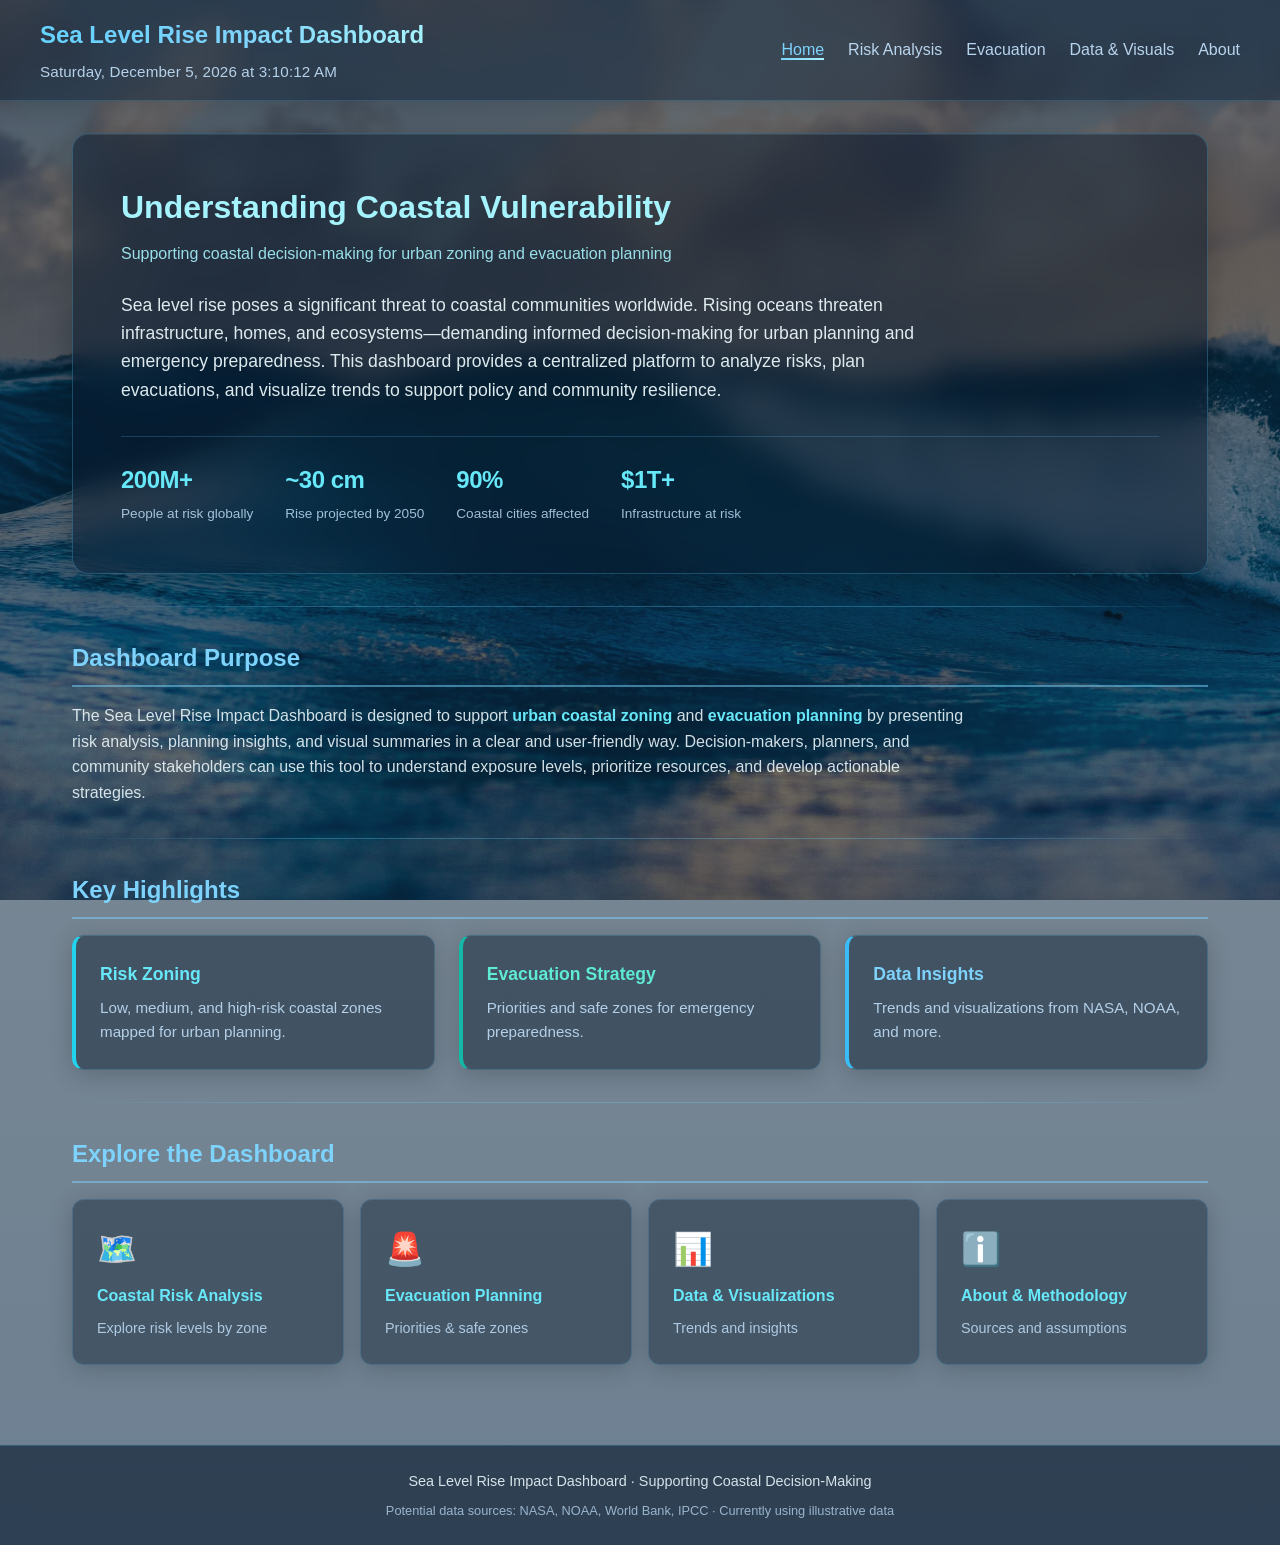
<file: index.html>
<!DOCTYPE html>
<html lang="en">
<head>
  <meta charset="UTF-8">
  <meta name="viewport" content="width=device-width, initial-scale=1.0">
  <title>Sea Level Rise Impact Dashboard | Home</title>
  <link rel="stylesheet" href="i-style.css">
</head>
<body>

  <!-- Replace background.jpg in the style above with your own image path -->

  <header>
    <nav>
      <div class="header-brand">
        <h1>Sea Level Rise Impact Dashboard</h1>
        <p id="live-datetime" class="live-datetime" aria-live="polite"></p>
      </div>
      <ul>
        <li><a href="index.html" class="active">Home</a></li>
        <li><a href="risk.html">Risk Analysis</a></li>
        <li><a href="evacuation.html">Evacuation</a></li>
        <li><a href="visuals.html">Data &amp; Visuals</a></li>
        <li><a href="about.html">About</a></li>
      </ul>
    </nav>
  </header>

  <main>
    <section class="hero">
      <h2>Understanding Coastal Vulnerability</h2>
      <p class="tagline">Supporting coastal decision-making for urban zoning and evacuation planning</p>
      <p>
        Sea level rise poses a significant threat to coastal communities worldwide. Rising oceans threaten infrastructure,
        homes, and ecosystems—demanding informed decision-making for urban planning and emergency preparedness.
        This dashboard provides a centralized platform to analyze risks, plan evacuations, and visualize trends
        to support policy and community resilience.
      </p>
      <div class="hero-stats">
        <div class="hero-stat">
          <span class="value">200M+</span>
          <span class="label">People at risk globally</span>
        </div>
        <div class="hero-stat">
          <span class="value">~30 cm</span>
          <span class="label">Rise projected by 2050</span>
        </div>
        <div class="hero-stat">
          <span class="value">90%</span>
          <span class="label">Coastal cities affected</span>
        </div>
        <div class="hero-stat">
          <span class="value">$1T+</span>
          <span class="label">Infrastructure at risk</span>
        </div>
      </div>
    </section>

    <hr class="section-separator">

    <section class="purpose">
      <h3>Dashboard Purpose</h3>
      <p>
        The Sea Level Rise Impact Dashboard is designed to support <strong>urban coastal zoning</strong> and
        <strong>evacuation planning</strong> by presenting risk analysis, planning insights, and visual summaries
        in a clear and user-friendly way. Decision-makers, planners, and community stakeholders can use this
        tool to understand exposure levels, prioritize resources, and develop actionable strategies.
      </p>
    </section>

    <hr class="section-separator">

    <section>
      <h3>Key Highlights</h3>
      <div class="highlight-cards">
        <div class="highlight-card">
          <h4>Risk Zoning</h4>
          <p>Low, medium, and high-risk coastal zones mapped for urban planning.</p>
        </div>
        <div class="highlight-card">
          <h4>Evacuation Strategy</h4>
          <p>Priorities and safe zones for emergency preparedness.</p>
        </div>
        <div class="highlight-card">
          <h4>Data Insights</h4>
          <p>Trends and visualizations from NASA, NOAA, and more.</p>
        </div>
      </div>
    </section>

    <hr class="section-separator">

    <section>
      <h3>Explore the Dashboard</h3>
      <div class="nav-cards">
        <a href="risk.html">
          <div class="nav-card">
            <div class="icon">🗺️</div>
            <h4>Coastal Risk Analysis</h4>
            <p>Explore risk levels by zone</p>
          </div>
        </a>
        <a href="evacuation.html">
          <div class="nav-card">
            <div class="icon">🚨</div>
            <h4>Evacuation Planning</h4>
            <p>Priorities &amp; safe zones</p>
          </div>
        </a>
        <a href="visuals.html">
          <div class="nav-card">
            <div class="icon">📊</div>
            <h4>Data &amp; Visualizations</h4>
            <p>Trends and insights</p>
          </div>
        </a>
        <a href="about.html">
          <div class="nav-card">
            <div class="icon">ℹ️</div>
            <h4>About &amp; Methodology</h4>
            <p>Sources and assumptions</p>
          </div>
        </a>
      </div>
    </section>
  </main>

  <footer>
    <p>Sea Level Rise Impact Dashboard &middot; Supporting Coastal Decision-Making</p>
    <p>Potential data sources: NASA, NOAA, World Bank, IPCC &middot; Currently using illustrative data</p>
  </footer>

  <button id="backToTopBtn" class="back-to-top" type="button" aria-label="Back to top">
    ↑ Top
  </button>

  <script>
    const liveDateTime = document.getElementById('live-datetime');
    const backToTopBtn = document.getElementById('backToTopBtn');

    function updateDateTime() {
      const now = new Date();
      liveDateTime.textContent = now.toLocaleString('en-US', {
        weekday: 'long',
        month: 'long',
        day: 'numeric',
        year: 'numeric',
        hour: 'numeric',
        minute: '2-digit',
        second: '2-digit',
        hour12: true
      });
    }

    function toggleBackToTopButton() {
      backToTopBtn.classList.toggle('is-visible', window.scrollY > 240);
    }

    backToTopBtn.addEventListener('click', () => {
      window.scrollTo({
        top: 0,
        behavior: 'smooth'
      });
    });

    window.addEventListener('scroll', toggleBackToTopButton);

    updateDateTime();
    toggleBackToTopButton();
    setInterval(updateDateTime, 1000);
  </script>

</body>
</html>
</file>
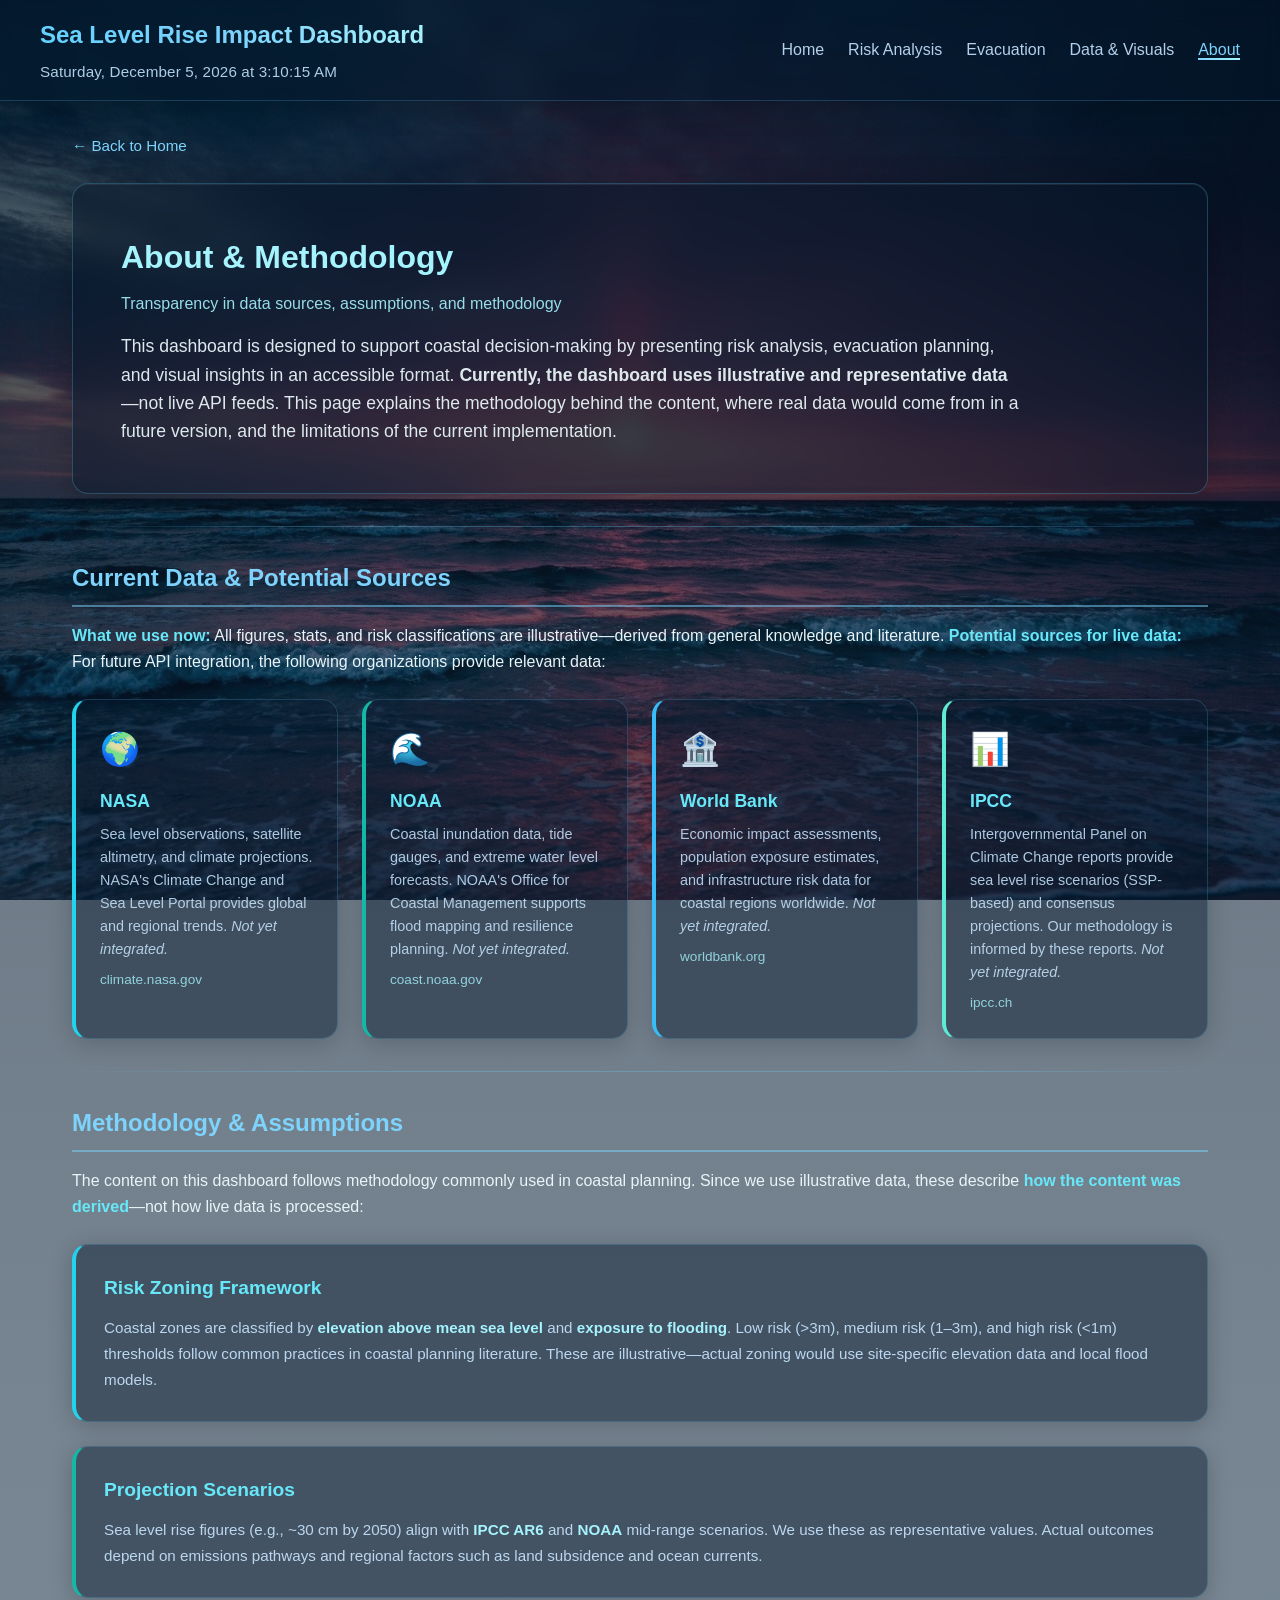
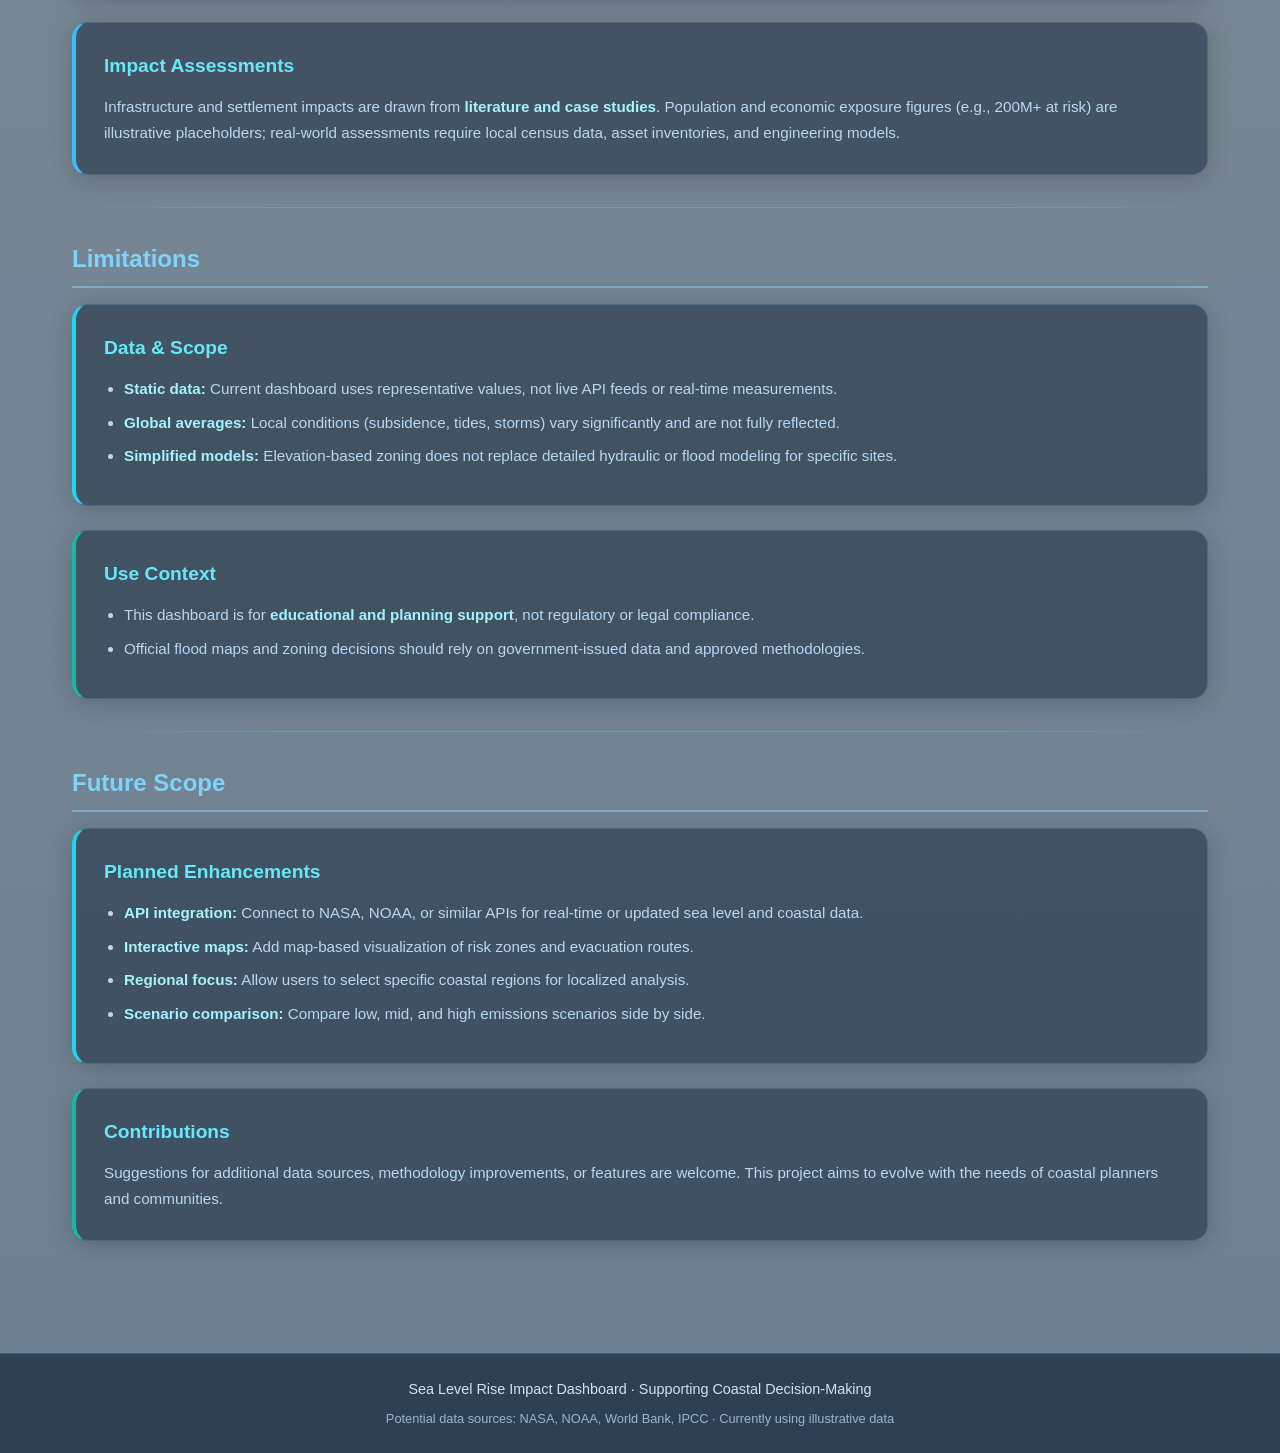
<file: about.html>
<!DOCTYPE html>
<html lang="en">
<head>
  <meta charset="UTF-8">
  <meta name="viewport" content="width=device-width, initial-scale=1.0">
  <title>About &amp; Methodology | Sea Level Rise Impact Dashboard</title>
  <link rel="stylesheet" href="a-style.css">
</head>
<body>

  <header>
    <nav>
      <div class="header-brand">
        <h1>Sea Level Rise Impact Dashboard</h1>
        <p id="live-datetime" class="live-datetime" aria-live="polite"></p>
      </div>
      <ul>
        <li><a href="index.html">Home</a></li>
        <li><a href="risk.html">Risk Analysis</a></li>
        <li><a href="evacuation.html">Evacuation</a></li>
        <li><a href="visuals.html">Data &amp; Visuals</a></li>
        <li><a href="about.html" class="active">About</a></li>
      </ul>
    </nav>
  </header>

  <main>
    <a href="index.html" class="back-link">← Back to Home</a>

    <section class="hero">
      <h2>About &amp; Methodology</h2>
      <p class="tagline">Transparency in data sources, assumptions, and methodology</p>
      <p>
        This dashboard is designed to support coastal decision-making by presenting risk analysis, evacuation planning,
        and visual insights in an accessible format. <strong>Currently, the dashboard uses illustrative and representative data</strong>—not live API feeds. This page explains the methodology behind the content, where real data would come from in a future version, and the limitations of the current implementation.
      </p>
    </section>

    <hr class="section-separator">

    <section>
      <h3>Current Data &amp; Potential Sources</h3>
      <p class="section-intro"><strong>What we use now:</strong> All figures, stats, and risk classifications are illustrative—derived from general knowledge and literature. <strong>Potential sources for live data:</strong> For future API integration, the following organizations provide relevant data:</p>
      <div class="source-grid">
        <div class="source-card">
          <div class="icon">🌍</div>
          <h4>NASA</h4>
          <p>Sea level observations, satellite altimetry, and climate projections. NASA's Climate Change and Sea Level Portal provides global and regional trends. <em>Not yet integrated.</em></p>
          <p class="url">climate.nasa.gov</p>
        </div>
        <div class="source-card">
          <div class="icon">🌊</div>
          <h4>NOAA</h4>
          <p>Coastal inundation data, tide gauges, and extreme water level forecasts. NOAA's Office for Coastal Management supports flood mapping and resilience planning. <em>Not yet integrated.</em></p>
          <p class="url">coast.noaa.gov</p>
        </div>
        <div class="source-card">
          <div class="icon">🏦</div>
          <h4>World Bank</h4>
          <p>Economic impact assessments, population exposure estimates, and infrastructure risk data for coastal regions worldwide. <em>Not yet integrated.</em></p>
          <p class="url">worldbank.org</p>
        </div>
        <div class="source-card">
          <div class="icon">📊</div>
          <h4>IPCC</h4>
          <p>Intergovernmental Panel on Climate Change reports provide sea level rise scenarios (SSP-based) and consensus projections. Our methodology is informed by these reports. <em>Not yet integrated.</em></p>
          <p class="url">ipcc.ch</p>
        </div>
      </div>
    </section>

    <hr class="section-separator">

    <section>
      <h3>Methodology &amp; Assumptions</h3>
      <p class="section-intro">The content on this dashboard follows methodology commonly used in coastal planning. Since we use illustrative data, these describe <strong>how the content was derived</strong>—not how live data is processed:</p>
      <div class="cards-stack">
        <div class="content-card">
          <h4>Risk Zoning Framework</h4>
          <p>Coastal zones are classified by <strong>elevation above mean sea level</strong> and <strong>exposure to flooding</strong>. Low risk (&gt;3m), medium risk (1–3m), and high risk (&lt;1m) thresholds follow common practices in coastal planning literature. These are illustrative—actual zoning would use site-specific elevation data and local flood models.</p>
        </div>
        <div class="content-card">
          <h4>Projection Scenarios</h4>
          <p>Sea level rise figures (e.g., ~30 cm by 2050) align with <strong>IPCC AR6</strong> and <strong>NOAA</strong> mid-range scenarios. We use these as representative values. Actual outcomes depend on emissions pathways and regional factors such as land subsidence and ocean currents.</p>
        </div>
        <div class="content-card">
          <h4>Impact Assessments</h4>
          <p>Infrastructure and settlement impacts are drawn from <strong>literature and case studies</strong>. Population and economic exposure figures (e.g., 200M+ at risk) are illustrative placeholders; real-world assessments require local census data, asset inventories, and engineering models.</p>
        </div>
      </div>
    </section>

    <hr class="section-separator">

    <section>
      <h3>Limitations</h3>
      <div class="cards-stack">
        <div class="content-card">
          <h4>Data &amp; Scope</h4>
          <ul>
            <li><strong>Static data:</strong> Current dashboard uses representative values, not live API feeds or real-time measurements.</li>
            <li><strong>Global averages:</strong> Local conditions (subsidence, tides, storms) vary significantly and are not fully reflected.</li>
            <li><strong>Simplified models:</strong> Elevation-based zoning does not replace detailed hydraulic or flood modeling for specific sites.</li>
          </ul>
        </div>
        <div class="content-card">
          <h4>Use Context</h4>
          <ul>
            <li>This dashboard is for <strong>educational and planning support</strong>, not regulatory or legal compliance.</li>
            <li>Official flood maps and zoning decisions should rely on government-issued data and approved methodologies.</li>
          </ul>
        </div>
      </div>
    </section>

    <hr class="section-separator">

    <section>
      <h3>Future Scope</h3>
      <div class="cards-stack">
        <div class="content-card">
          <h4>Planned Enhancements</h4>
          <ul>
            <li><strong>API integration:</strong> Connect to NASA, NOAA, or similar APIs for real-time or updated sea level and coastal data.</li>
            <li><strong>Interactive maps:</strong> Add map-based visualization of risk zones and evacuation routes.</li>
            <li><strong>Regional focus:</strong> Allow users to select specific coastal regions for localized analysis.</li>
            <li><strong>Scenario comparison:</strong> Compare low, mid, and high emissions scenarios side by side.</li>
          </ul>
        </div>
        <div class="content-card">
          <h4>Contributions</h4>
          <p>Suggestions for additional data sources, methodology improvements, or features are welcome. This project aims to evolve with the needs of coastal planners and communities.</p>
        </div>
      </div>
    </section>
  </main>

  <footer>
    <p>Sea Level Rise Impact Dashboard &middot; Supporting Coastal Decision-Making</p>
    <p>Potential data sources: NASA, NOAA, World Bank, IPCC &middot; Currently using illustrative data</p>
  </footer>

  <button id="backToTopBtn" class="back-to-top" type="button" aria-label="Back to top">
    ↑ Top
  </button>

  <script>
    const liveDateTime = document.getElementById("live-datetime");
    const backToTopBtn = document.getElementById("backToTopBtn");

    function updateDateTime() {
      const now = new Date();
      liveDateTime.textContent = now.toLocaleString("en-US", {
        weekday: "long",
        month: "long",
        day: "numeric",
        year: "numeric",
        hour: "numeric",
        minute: "2-digit",
        second: "2-digit",
        hour12: true
      });
    }

    function toggleBackToTopButton() {
      backToTopBtn.classList.toggle("is-visible", window.scrollY > 240);
    }

    backToTopBtn.addEventListener("click", () => {
      window.scrollTo({
        top: 0,
        behavior: "smooth"
      });
    });

    window.addEventListener("scroll", toggleBackToTopButton);
    updateDateTime();
    setInterval(updateDateTime, 1000);
    toggleBackToTopButton();
  </script>

</body>
</html>
</file>
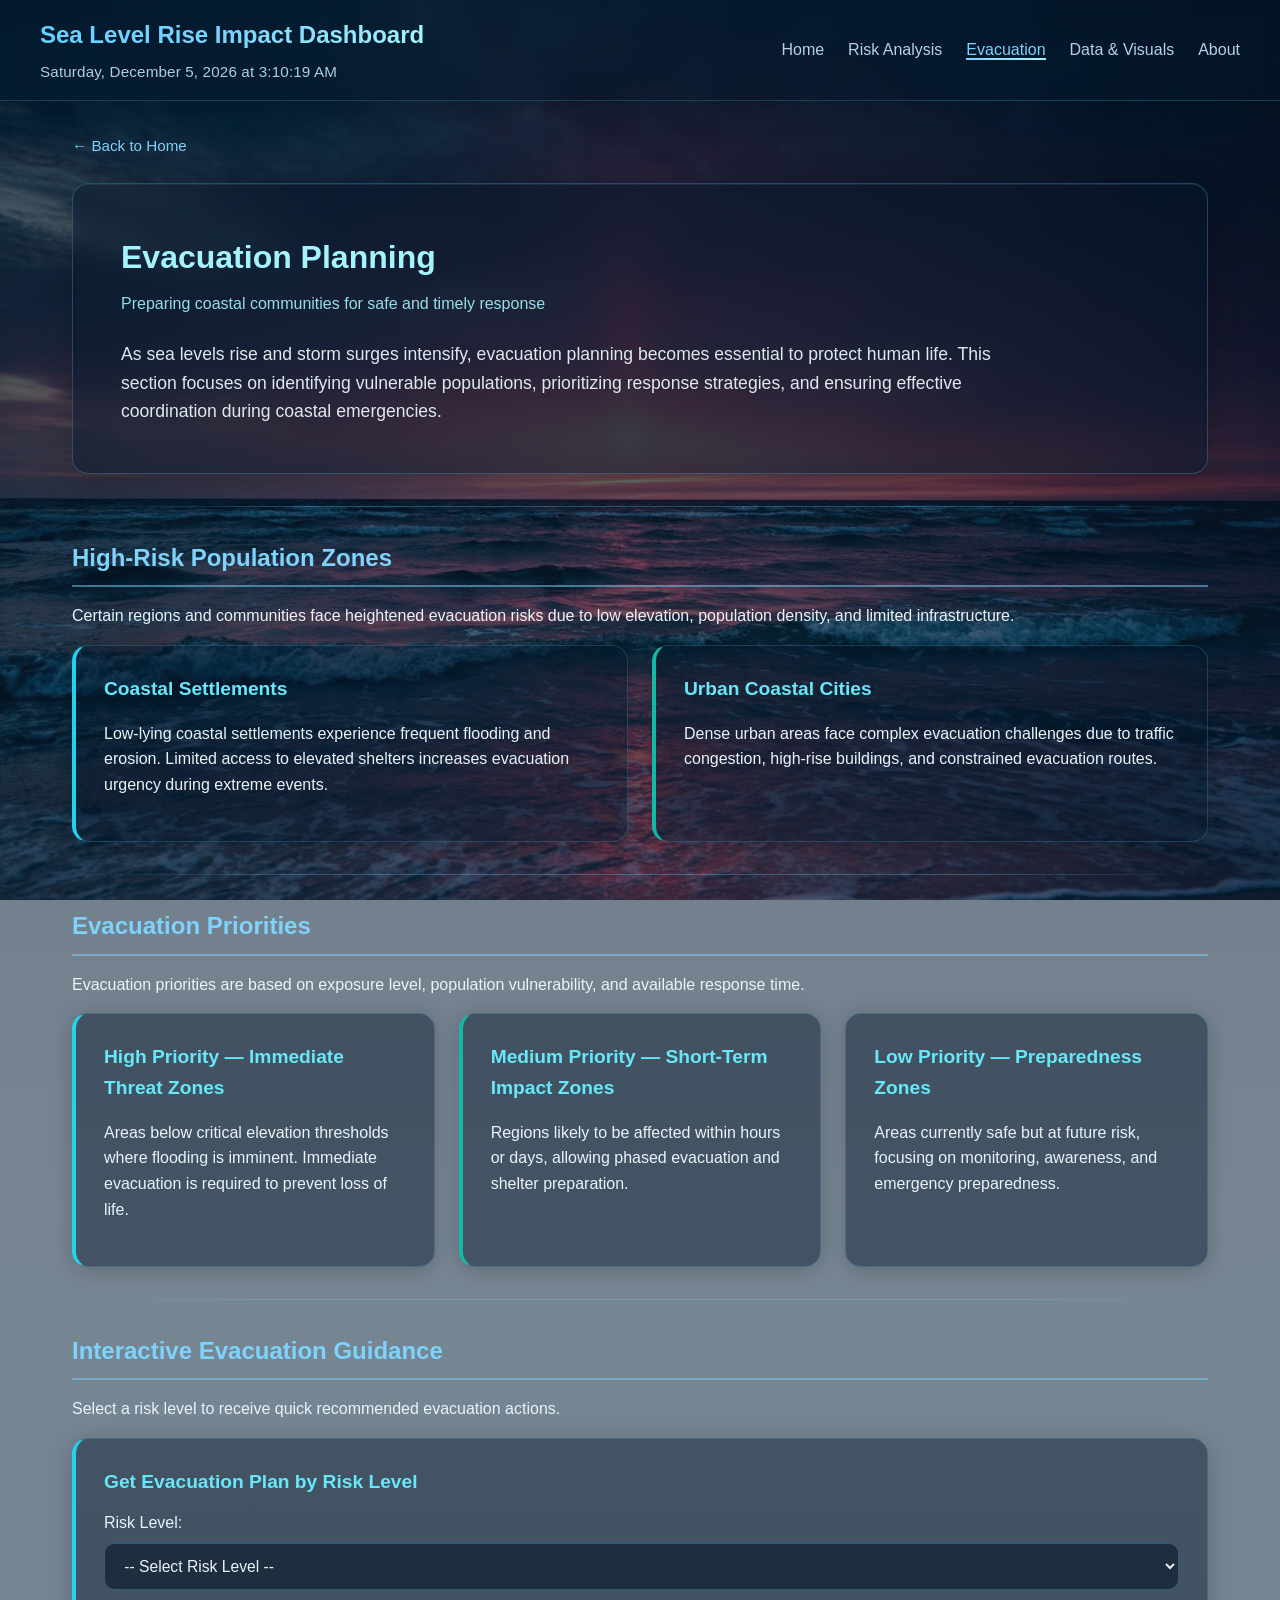
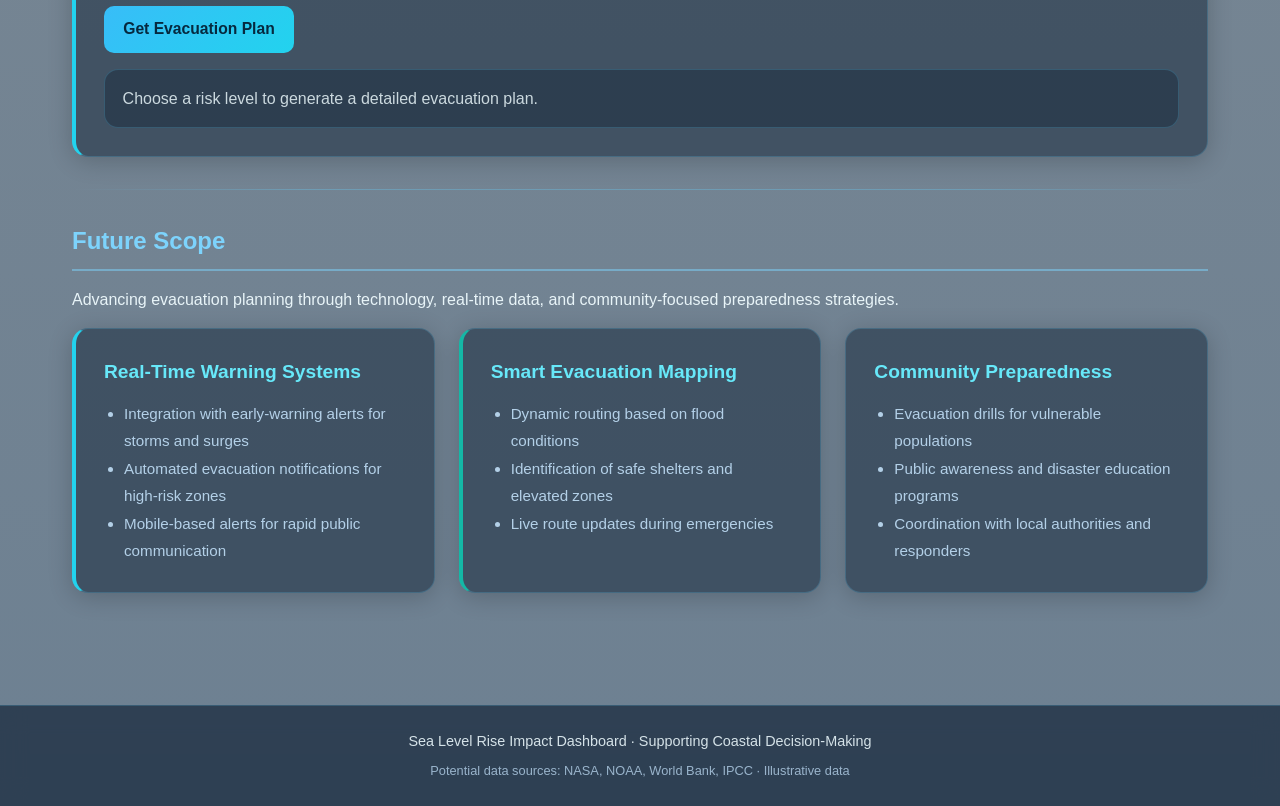
<file: evacuation.html>
﻿<!DOCTYPE html>
<html lang="en">
<head>
  <meta charset="UTF-8">
  <meta name="viewport" content="width=device-width, initial-scale=1.0">
  <title>Evacuation Planning | Sea Level Rise Impact Dashboard</title>
  <link rel="stylesheet" href="e-style.css">
  
</head>

<body>
<header>
  <nav>
    <div class="header-brand">
      <h1>Sea Level Rise Impact Dashboard</h1>
      <p id="live-datetime" class="live-datetime" aria-live="polite"></p>
    </div>
    <ul>
      <li><a href="index.html">Home</a></li>
      <li><a href="risk.html">Risk Analysis</a></li>
      <li><a href="evacuation.html" class="active">Evacuation</a></li>
      <li><a href="visuals.html">Data &amp; Visuals</a></li>
      <li><a href="about.html">About</a></li>
    </ul>
  </nav>
</header>

<main>
  <a href="index.html" class="back-link">&larr; Back to Home</a>

  <!-- HERO -->
  <section class="hero">
    <h2>Evacuation Planning</h2>
    <p class="tagline">Preparing coastal communities for safe and timely response</p>
    <p>
      As sea levels rise and storm surges intensify, evacuation planning becomes
      essential to protect human life. This section focuses on identifying
      vulnerable populations, prioritizing response strategies, and ensuring
      effective coordination during coastal emergencies.
    </p>
  </section>

  <hr class="section-separator">

  <!-- HIGH RISK ZONES -->
  <section>
    <h3>High-Risk Population Zones</h3>
    <p class="section-intro">
      Certain regions and communities face heightened evacuation risks due to
      low elevation, population density, and limited infrastructure.
    </p>

    <div class="impact-grid">
      <div class="impact-card">
        <h4>Coastal Settlements</h4>
        <p>
          Low-lying coastal settlements experience frequent flooding and erosion.
          Limited access to elevated shelters increases evacuation urgency during
          extreme events.
        </p>
      </div>

      <div class="impact-card">
        <h4>Urban Coastal Cities</h4>
        <p>
          Dense urban areas face complex evacuation challenges due to traffic
          congestion, high-rise buildings, and constrained evacuation routes.
        </p>
      </div>
    </div>
  </section>

  <hr class="section-separator">

  <!-- PRIORITIES -->
  <section>
    <h3>Evacuation Priorities</h3>
    <p class="section-intro">
      Evacuation priorities are based on exposure level, population vulnerability,
      and available response time.
    </p>

    <div class="impact-grid">
      <div class="impact-card">
        <h4>High Priority — Immediate Threat Zones</h4>
        <p>
          Areas below critical elevation thresholds where flooding is imminent.
          Immediate evacuation is required to prevent loss of life.
        </p>
      </div>

      <div class="impact-card">
        <h4>Medium Priority — Short-Term Impact Zones</h4>
        <p>
          Regions likely to be affected within hours or days, allowing phased
          evacuation and shelter preparation.
        </p>
      </div>

      <div class="impact-card">
        <h4>Low Priority — Preparedness Zones</h4>
        <p>
          Areas currently safe but at future risk, focusing on monitoring,
          awareness, and emergency preparedness.
        </p>
      </div>
    </div>
  </section>

  <hr class="section-separator">

  <!-- INTERACTIVE EVACUATION GUIDANCE -->
  <section>
    <h3>Interactive Evacuation Guidance</h3>
    <p class="section-intro">
      Select a risk level to receive quick recommended evacuation actions.
    </p>

    <div class="impact-grid">
      <div class="impact-card">
        <h4>Get Evacuation Plan by Risk Level</h4>

        <label for="riskLevelSelect">Risk Level:</label>
        <select id="riskLevelSelect">
          <option value="">-- Select Risk Level --</option>
          <option value="Low">Low</option>
          <option value="Medium">Medium</option>
          <option value="High">High</option>
        </select>

        <button id="evacuationPlanBtn" type="button">Get Evacuation Plan</button>

        <div id="evacuationResult" class="evacuation-result" aria-live="polite">
          <p class="evacuation-placeholder">Choose a risk level to generate a detailed evacuation plan.</p>
        </div>
      </div>
    </div>
  </section>

  <hr class="section-separator">

  <!-- FUTURE SCOPE -->
  <section>
    <h3>Future Scope</h3>
    <p class="section-intro">
      Advancing evacuation planning through technology, real-time data, and
      community-focused preparedness strategies.
    </p>

    <div class="impact-grid">
      <div class="impact-card">
        <h4>Real-Time Warning Systems</h4>
        <ul>
          <li>Integration with early-warning alerts for storms and surges</li>
          <li>Automated evacuation notifications for high-risk zones</li>
          <li>Mobile-based alerts for rapid public communication</li>
        </ul>
      </div>

      <div class="impact-card">
        <h4>Smart Evacuation Mapping</h4>
        <ul>
          <li>Dynamic routing based on flood conditions</li>
          <li>Identification of safe shelters and elevated zones</li>
          <li>Live route updates during emergencies</li>
        </ul>
      </div>

      <div class="impact-card">
        <h4>Community Preparedness</h4>
        <ul>
          <li>Evacuation drills for vulnerable populations</li>
          <li>Public awareness and disaster education programs</li>
          <li>Coordination with local authorities and responders</li>
        </ul>
      </div>
    </div>
  </section>
</main>

<footer>
  <p>Sea Level Rise Impact Dashboard · Supporting Coastal Decision-Making</p>
  <p>Potential data sources: NASA, NOAA, World Bank, IPCC · Illustrative data</p>
</footer>

<button id="backToTopBtn" class="back-to-top" type="button" aria-label="Back to top">
  ↑ Top
</button>

<script>
  (function () {
    const evacuationPlans = {
      Low: {
        className: "low-risk",
        steps: [
          "Monitor local weather, tide, and civic alerts at regular intervals.",
          "Review the nearest safe shelter, hospital, and higher-ground route before conditions worsen.",
          "Keep essential items packed so your household can move quickly if warnings are upgraded."
        ],
        contacts: [
          "Local municipal emergency helpline",
          "Nearby police control room",
          "Primary family emergency contact"
        ],
        safetyTips: [
          "Avoid unnecessary travel along beaches, estuaries, and low-lying roads during heavy rain.",
          "Keep phones charged and store copies of key documents in a waterproof pouch.",
          "Check on older adults, children, and neighbors who may need assistance."
        ]
      },
      Medium: {
        className: "medium-risk",
        steps: [
          "Prepare an emergency kit with water, medicines, flashlights, and identity documents.",
          "Move vehicles, valuables, and electrical items away from flood-prone ground floors.",
          "Confirm evacuation routes and be ready to leave immediately if official instructions escalate."
        ],
        contacts: [
          "District disaster management office",
          "Local fire and rescue service",
          "Nearest shelter coordination center"
        ],
        safetyTips: [
          "Do not wait for visible flooding before acting if authorities issue a warning.",
          "Keep children and pets close, and assign one family member to track updates.",
          "Avoid driving through waterlogged streets, even if the water appears shallow."
        ]
      },
      High: {
        className: "high-risk",
        steps: [
          "Evacuate immediately to designated higher ground or an approved emergency shelter.",
          "Follow official evacuation routes and instructions from local authorities without delay.",
          "Turn off electricity and gas if safe to do so before leaving the property."
        ],
        contacts: [
          "National emergency response number: 112",
          "State disaster response force or district control room",
          "Nearest hospital emergency desk"
        ],
        safetyTips: [
          "Never walk, swim, or drive through moving floodwater.",
          "Stay away from downed power lines, damaged buildings, and seawalls during storm surge.",
          "Inform a trusted contact of your evacuation destination as soon as you reach safety."
        ]
      }
    };

    const riskLevelSelect = document.getElementById("riskLevelSelect");
    const evacuationPlanBtn = document.getElementById("evacuationPlanBtn");
    const evacuationResult = document.getElementById("evacuationResult");
    const liveDateTime = document.getElementById("live-datetime");
    const backToTopBtn = document.getElementById("backToTopBtn");

    function updateDateTime() {
      const now = new Date();
      liveDateTime.textContent = now.toLocaleString("en-US", {
        weekday: "long",
        month: "long",
        day: "numeric",
        year: "numeric",
        hour: "numeric",
        minute: "2-digit",
        second: "2-digit",
        hour12: true
      });
    }

    function renderEvacuationPlan() {
      const selectedRisk = riskLevelSelect.value;
      const selectedPlan = evacuationPlans[selectedRisk];

      if (!selectedRisk || !selectedPlan) {
        evacuationResult.className = "evacuation-result";
        evacuationResult.innerHTML = "<p class=\"evacuation-placeholder\">Choose a risk level to generate a detailed evacuation plan.</p>";
        return;
      }

      const steps = selectedPlan.steps
        .map(function (step) {
          return "<li>" + step + "</li>";
        })
        .join("");

      const contacts = selectedPlan.contacts
        .map(function (contact) {
          return "<li>" + contact + "</li>";
        })
        .join("");

      const safetyTips = selectedPlan.safetyTips
        .map(function (tip) {
          return "<li>" + tip + "</li>";
        })
        .join("");

      evacuationResult.className = "evacuation-result " + selectedPlan.className;
      evacuationResult.innerHTML =
        "<h4>" + selectedRisk + " Risk Evacuation Plan</h4>" +
        "<div class=\"evacuation-plan-grid\">" +
          "<div class=\"plan-block\">" +
            "<h5>Steps to Follow</h5>" +
            "<ul>" + steps + "</ul>" +
          "</div>" +
          "<div class=\"plan-block\">" +
            "<h5>Emergency Contacts</h5>" +
            "<ul>" + contacts + "</ul>" +
          "</div>" +
          "<div class=\"plan-block\">" +
            "<h5>Safety Tips</h5>" +
            "<ul>" + safetyTips + "</ul>" +
          "</div>" +
        "</div>";
    }

    evacuationPlanBtn.addEventListener("click", renderEvacuationPlan);
    riskLevelSelect.addEventListener("change", renderEvacuationPlan);

    function toggleBackToTopButton() {
      backToTopBtn.classList.toggle("is-visible", window.scrollY > 240);
    }

    backToTopBtn.addEventListener("click", function () {
      window.scrollTo({
        top: 0,
        behavior: "smooth"
      });
    });

    window.addEventListener("scroll", toggleBackToTopButton);
    updateDateTime();
    setInterval(updateDateTime, 1000);
    toggleBackToTopButton();
  })();
</script>
</body>
</html>
</file>
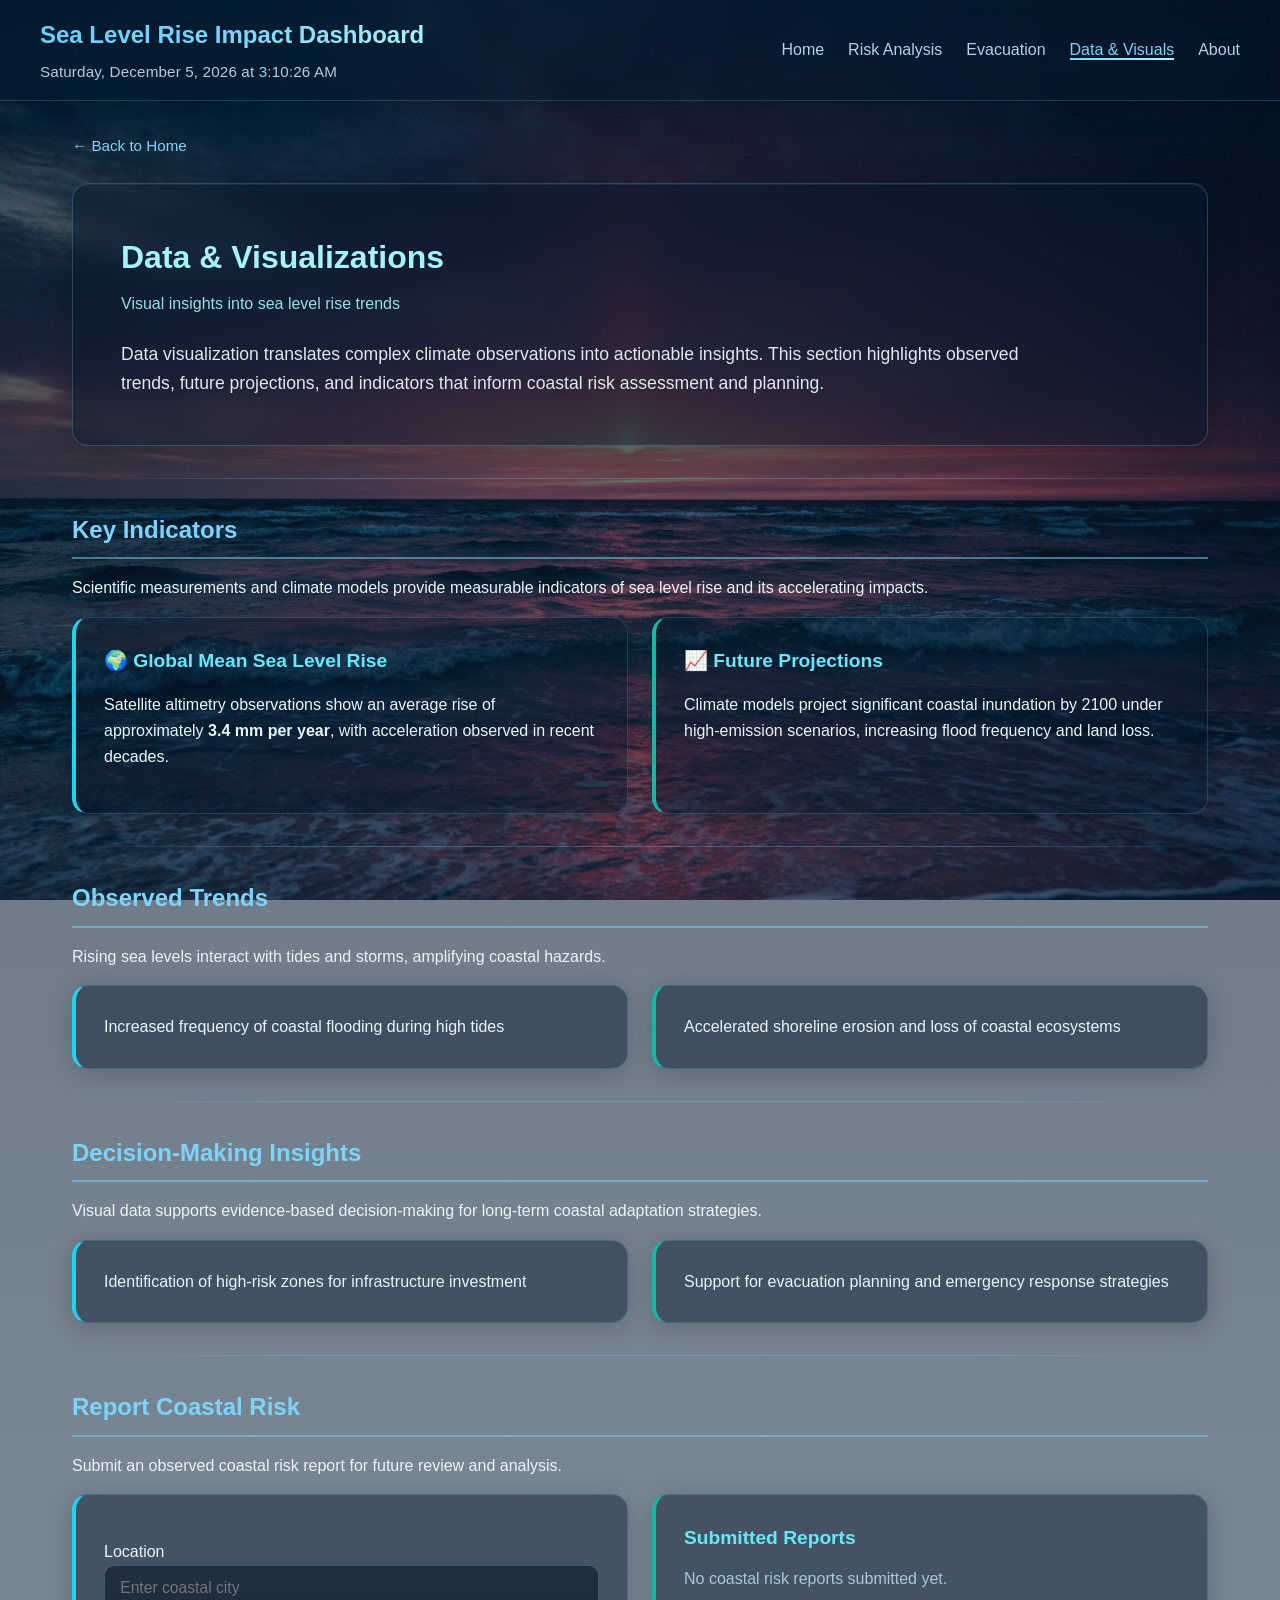
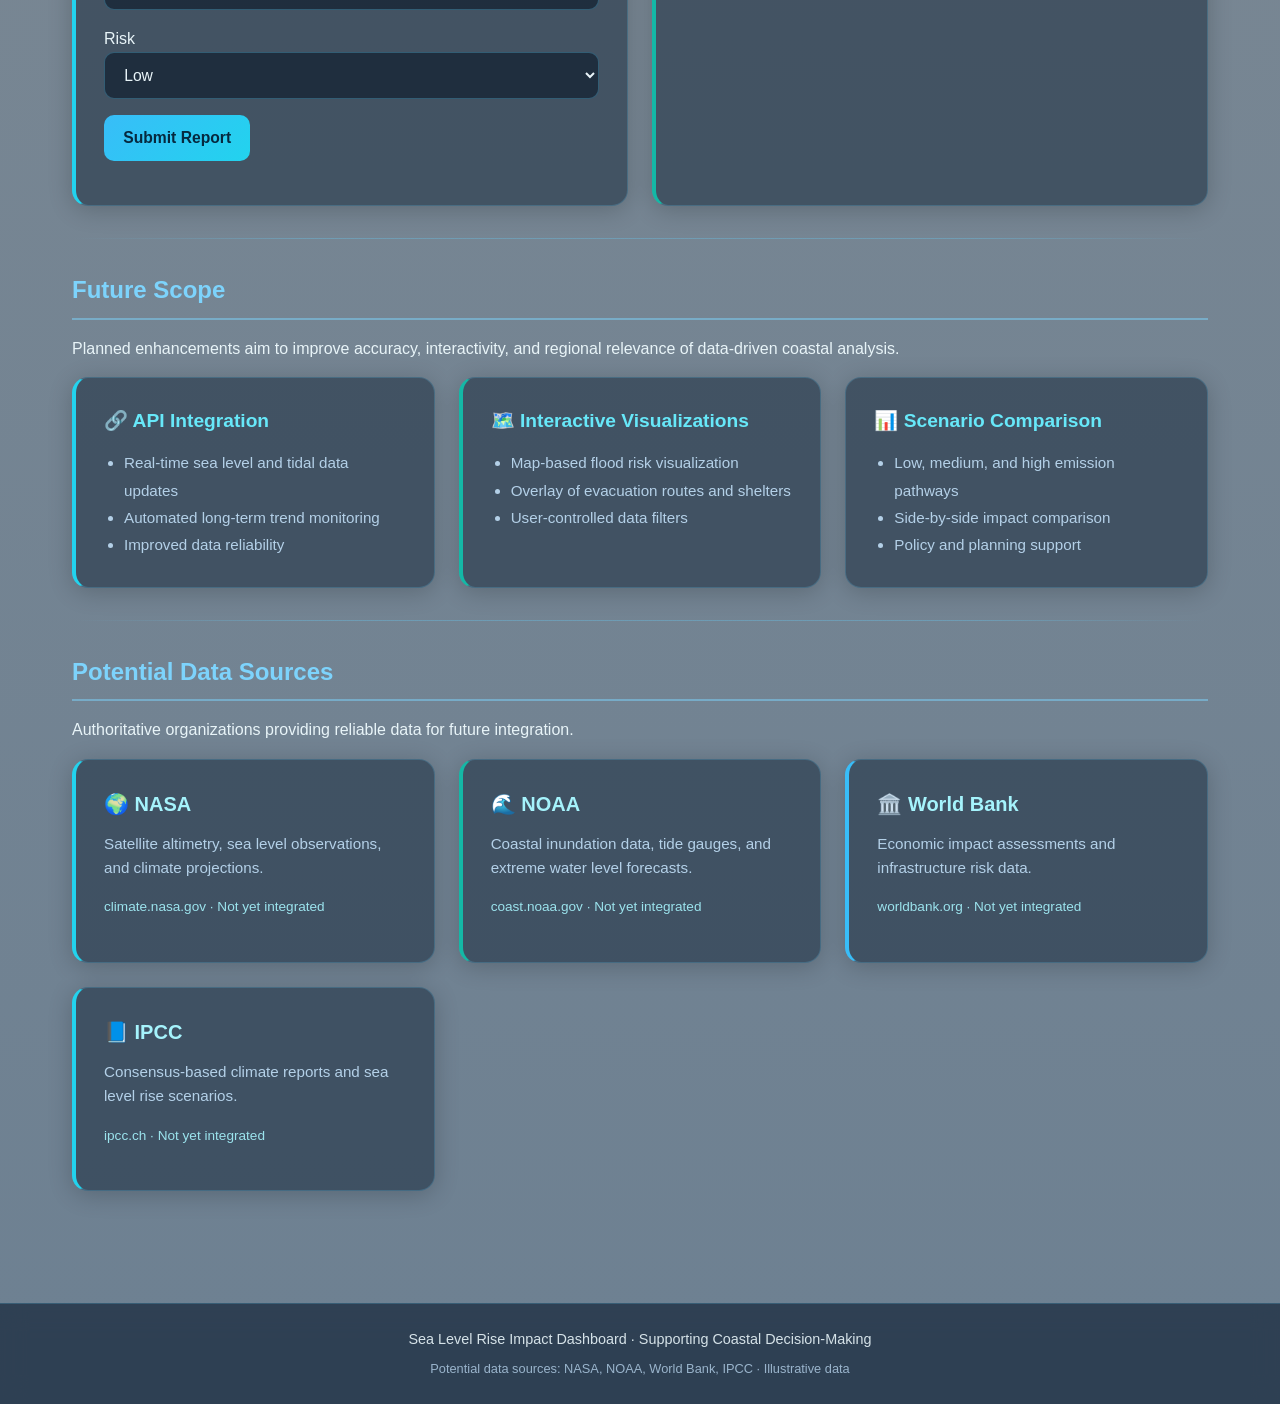
<file: visuals.html>
<!DOCTYPE html>
<html lang="en">
<head>
  <meta charset="UTF-8">
  <meta name="viewport" content="width=device-width, initial-scale=1.0">
  <title>Data & Visualizations | Sea Level Rise Impact Dashboard</title>
  <link rel="stylesheet" href="v-style.css">
</head>
<body>
<header>
  <nav>
    <div class="header-brand">
      <h1>Sea Level Rise Impact Dashboard</h1>
      <p id="live-datetime" class="live-datetime" aria-live="polite"></p>
    </div>
    <ul>
      <li><a href="index.html">Home</a></li>
      <li><a href="risk.html">Risk Analysis</a></li>
      <li><a href="evacuation.html">Evacuation</a></li>
      <li><a href="visuals.html" class="active">Data &amp; Visuals</a></li>
      <li><a href="about.html">About</a></li>
    </ul>
  </nav>
</header>

<main>
  <a href="index.html" class="back-link">← Back to Home</a>

  <!-- HERO -->
  <section class="hero">
    <h2>Data &amp; Visualizations</h2>
    <p class="tagline">Visual insights into sea level rise trends</p>
    <p>
      Data visualization translates complex climate observations into actionable
      insights. This section highlights observed trends, future projections, and
      indicators that inform coastal risk assessment and planning.
    </p>
  </section>

  <hr class="section-separator">

  <!-- INDICATORS -->
  <section>
    <h3>Key Indicators</h3>
    <p class="section-intro">
      Scientific measurements and climate models provide measurable indicators
      of sea level rise and its accelerating impacts.
    </p>

    <div class="impact-grid">
      <div class="impact-card">
        <h4>🌍 Global Mean Sea Level Rise</h4>
        <p>
          Satellite altimetry observations show an average rise of approximately
          <strong>3.4 mm per year</strong>, with acceleration observed in recent decades.
        </p>
      </div>

      <div class="impact-card">
        <h4>📈 Future Projections</h4>
        <p>
          Climate models project significant coastal inundation by 2100 under
          high-emission scenarios, increasing flood frequency and land loss.
        </p>
      </div>
    </div>
  </section>

  <hr class="section-separator">

  <!-- TRENDS -->
  <section>
    <h3>Observed Trends</h3>
    <p class="section-intro">
      Rising sea levels interact with tides and storms, amplifying coastal hazards.
    </p>

    <div class="impact-grid">
      <div class="impact-card">
        Increased frequency of coastal flooding during high tides
      </div>
      <div class="impact-card">
        Accelerated shoreline erosion and loss of coastal ecosystems
      </div>
    </div>
  </section>

  <hr class="section-separator">

  <!-- DECISION INSIGHTS -->
  <section>
    <h3>Decision-Making Insights</h3>
    <p class="section-intro">
      Visual data supports evidence-based decision-making for long-term coastal
      adaptation strategies.
    </p>

    <div class="impact-grid">
      <div class="impact-card">
        Identification of high-risk zones for infrastructure investment
      </div>
      <div class="impact-card">
        Support for evacuation planning and emergency response strategies
      </div>
    </div>
  </section>

  <hr class="section-separator">

  <!-- REPORT COASTAL RISK -->
  <section>
    <h3>Report Coastal Risk</h3>
    <p class="section-intro">
      Submit an observed coastal risk report for future review and analysis.
    </p>

    <div class="impact-grid">
      <div class="impact-card">
        <form id="risk-report-form">
          <p>
            <label for="report-location">Location</label><br>
            <input
              type="text"
              id="report-location"
              name="report-location"
              placeholder="Enter coastal city"
            >
          </p>

          <p>
            <label for="report-risk-level">Risk</label><br>
            <select id="report-risk-level" name="report-risk-level">
              <option value="Low">Low</option>
              <option value="Medium">Medium</option>
              <option value="High">High</option>
            </select>
          </p>

          <p>
            <button type="submit">Submit Report</button>
          </p>
        </form>

        <div id="form-message"></div>
      </div>

      <div class="impact-card">
        <h4>Submitted Reports</h4>
        <div id="submitted-reports" class="submitted-reports" aria-live="polite">
          <p class="empty-state">No coastal risk reports submitted yet.</p>
        </div>
      </div>
    </div>
  </section>

  <hr class="section-separator">

  <!-- FUTURE SCOPE -->
  <section>
    <h3>Future Scope</h3>
    <p class="section-intro">
      Planned enhancements aim to improve accuracy, interactivity, and regional
      relevance of data-driven coastal analysis.
    </p>

    <div class="impact-grid">
      <div class="impact-card">
        <h4>🔗 API Integration</h4>
        <ul>
          <li>Real-time sea level and tidal data updates</li>
          <li>Automated long-term trend monitoring</li>
          <li>Improved data reliability</li>
        </ul>
      </div>

      <div class="impact-card">
        <h4>🗺️ Interactive Visualizations</h4>
        <ul>
          <li>Map-based flood risk visualization</li>
          <li>Overlay of evacuation routes and shelters</li>
          <li>User-controlled data filters</li>
        </ul>
      </div>

      <div class="impact-card">
        <h4>📊 Scenario Comparison</h4>
        <ul>
          <li>Low, medium, and high emission pathways</li>
          <li>Side-by-side impact comparison</li>
          <li>Policy and planning support</li>
        </ul>
      </div>
    </div>
  </section>

  <hr class="section-separator">

  <!-- DATA SOURCES -->
  <section>
    <h3>Potential Data Sources</h3>
    <p class="section-intro">
      Authoritative organizations providing reliable data for future integration.
    </p>

    <div class="risk-levels">
      <div class="risk-card low">
        <h4>🌍 NASA</h4>
        <p>Satellite altimetry, sea level observations, and climate projections.</p>
        <p class="action">climate.nasa.gov · Not yet integrated</p>
      </div>

      <div class="risk-card medium">
        <h4>🌊 NOAA</h4>
        <p>Coastal inundation data, tide gauges, and extreme water level forecasts.</p>
        <p class="action">coast.noaa.gov · Not yet integrated</p>
      </div>

      <div class="risk-card high">
        <h4>🏛️ World Bank</h4>
        <p>Economic impact assessments and infrastructure risk data.</p>
        <p class="action">worldbank.org · Not yet integrated</p>
      </div>

      <div class="risk-card low">
        <h4>📘 IPCC</h4>
        <p>Consensus-based climate reports and sea level rise scenarios.</p>
        <p class="action">ipcc.ch · Not yet integrated</p>
      </div>
    </div>
  </section>
</main>

<footer>
  <p>Sea Level Rise Impact Dashboard · Supporting Coastal Decision-Making</p>
  <p>Potential data sources: NASA, NOAA, World Bank, IPCC · Illustrative data</p>
</footer>
<button id="backToTopBtn" class="back-to-top" type="button" aria-label="Back to top">
  ↑ Top
</button>
<script>
  const reportStorageKey = "coastalRiskReports";
  const reportForm = document.getElementById("risk-report-form");
  const reportLocationInput = document.getElementById("report-location");
  const reportRiskLevelInput = document.getElementById("report-risk-level");
  const formMessage = document.getElementById("form-message");
  const submittedReports = document.getElementById("submitted-reports");
  const liveDateTime = document.getElementById("live-datetime");
  const backToTopBtn = document.getElementById("backToTopBtn");

  function updateDateTime() {
    const now = new Date();
    liveDateTime.textContent = now.toLocaleString("en-US", {
      weekday: "long",
      month: "long",
      day: "numeric",
      year: "numeric",
      hour: "numeric",
      minute: "2-digit",
      second: "2-digit",
      hour12: true
    });
  }

  function getStoredReports() {
    try {
      const savedReports = localStorage.getItem(reportStorageKey);
      return savedReports ? JSON.parse(savedReports) : [];
    } catch (error) {
      return [];
    }
  }

  function saveReports(reports) {
    localStorage.setItem(reportStorageKey, JSON.stringify(reports));
  }

  function getRiskClass(riskLevel) {
    return riskLevel.toLowerCase();
  }

  function renderReports() {
    const reports = getStoredReports();

    if (!reports.length) {
      submittedReports.innerHTML = '<p class="empty-state">No coastal risk reports submitted yet.</p>';
      return;
    }

    submittedReports.innerHTML = reports
      .map((report) => `
        <article class="report-entry ${getRiskClass(report.risk)}">
          <div class="report-entry-header">
            <h5>${report.location}</h5>
            <span class="report-badge ${getRiskClass(report.risk)}">${report.risk}</span>
          </div>
          <p class="report-meta">Submitted on ${report.submittedAt}</p>
        </article>
      `)
      .join("");
  }

  reportForm.addEventListener("submit", (event) => {
    event.preventDefault();

    const location = reportLocationInput.value.trim();
    const risk = reportRiskLevelInput.value;

    if (!location) {
      formMessage.textContent = "Please enter a coastal location before submitting.";
      formMessage.className = "form-message error";
      return;
    }

    const reports = getStoredReports();
    const submittedAt = new Date().toLocaleString("en-US", {
      weekday: "short",
      month: "short",
      day: "numeric",
      year: "numeric",
      hour: "numeric",
      minute: "2-digit"
    });

    reports.push({ location, risk, submittedAt });
    saveReports(reports);
    renderReports();

    reportForm.reset();
    formMessage.textContent = "Report saved locally and added to Submitted Reports.";
    formMessage.className = "form-message success";
  });

  function toggleBackToTopButton() {
    backToTopBtn.classList.toggle("is-visible", window.scrollY > 240);
  }

  backToTopBtn.addEventListener("click", () => {
    window.scrollTo({
      top: 0,
      behavior: "smooth"
    });
  });

  window.addEventListener("scroll", toggleBackToTopButton);

  updateDateTime();
  setInterval(updateDateTime, 1000);
  renderReports();
  toggleBackToTopButton();
</script>
</body>
</html>
</file>
<file: i-style.css>
* { box-sizing: border-box; }

    html { scroll-behavior: smooth; }

    body {
      margin: 0;
      font-family: 'Segoe UI', Tahoma, Geneva, Verdana, sans-serif;
      color: #e8f4f8;
      line-height: 1.6;
      min-height: 100vh;
      background: linear-gradient(180deg, rgba(6, 23, 42, 0.62) 0%, rgba(9, 35, 58, 0.55) 50%, rgba(12, 44, 73, 0.6) 100%), url('background2.jpg') center center / cover no-repeat fixed;
    }
    /* Replace background.jpg with your own image path */

    /* Entrance animations */
    @keyframes fadeInUp {
      from { opacity: 0; transform: translateY(24px); }
      to { opacity: 1; transform: translateY(0); }
    }
    @keyframes gradientShift {
      0%, 100% { background-position: 0% 50%; }
      50% { background-position: 100% 50%; }
    }

    header {
      background: rgba(6, 23, 42, 0.45);
      backdrop-filter: blur(12px);
      -webkit-backdrop-filter: blur(12px);
      border-bottom: 1px solid rgba(100, 210, 255, 0.2);
      color: white;
      padding: 1rem 2rem;
      box-shadow: 0 4px 30px rgba(0, 0, 0, 0.2);
    }

    nav {
      max-width: 1200px;
      margin: 0 auto;
      display: flex;
      justify-content: space-between;
      align-items: center;
      flex-wrap: wrap;
      gap: 1rem;
    }

    .header-brand {
      display: flex;
      flex-direction: column;
      gap: 0.35rem;
    }

    header h1 {
      margin: 0;
      font-size: 1.5rem;
      font-weight: 600;
      background: linear-gradient(90deg, #64d2ff 0%, #7dd3fc 25%, #a5f3fc 50%, #7dd3fc 75%, #64d2ff 100%);
      background-size: 200% auto;
      -webkit-background-clip: text;
      -webkit-text-fill-color: transparent;
      background-clip: text;
      animation: gradientShift 6s ease-in-out infinite;
    }

    .live-datetime {
      margin: 0;
      font-size: 0.95rem;
      color: rgba(200, 230, 255, 0.88);
      letter-spacing: 0.01em;
    }

    header ul {
      margin: 0;
      padding: 0;
      list-style: none;
      display: flex;
      gap: 1.5rem;
    }

    header a {
      color: rgba(200, 230, 255, 0.9);
      text-decoration: none;
      position: relative;
      padding-bottom: 2px;
      transition: color 0.2s ease;
    }
    header a::after {
      content: '';
      position: absolute;
      bottom: 0;
      left: 0;
      width: 0;
      height: 2px;
      background: linear-gradient(90deg, #7dd3fc, #a5f3fc);
      transition: width 0.3s ease;
    }
    header a:hover::after,
    header a.active::after { width: 100%; }
    header a:hover { color: #7dd3fc; }
    header a.active {
      color: #7dd3fc;
      font-weight: 500;
    }
    header a:focus-visible,
    a:focus-visible {
      outline: 2px solid #67e8f9;
      outline-offset: 4px;
      border-radius: 2px;
    }

    main {
      max-width: 1200px;
      margin: 0 auto;
      padding: 2rem;
    }

    .hero {
      background: rgba(6, 23, 42, 0.5);
      backdrop-filter: blur(14px);
      -webkit-backdrop-filter: blur(14px);
      border: 1px solid rgba(100, 210, 255, 0.25);
      color: white;
      padding: 3rem;
      border-radius: 16px;
      margin-bottom: 2rem;
      box-shadow: 0 8px 32px rgba(0, 0, 0, 0.25), inset 0 1px 0 rgba(255, 255, 255, 0.08);
      animation: fadeInUp 0.7s ease-out forwards;
      transition: all 0.3s ease;
    }
    .hero:hover {
      transform: translateY(-4px);
      box-shadow: 0 12px 40px rgba(100, 210, 255, 0.2), inset 0 1px 0 rgba(255, 255, 255, 0.1);
      border-color: rgba(100, 210, 255, 0.4);
    }

    .hero h2 {
      margin: 0 0 0.5rem 0;
      font-size: 2rem;
      font-weight: 600;
      color: #a5f3fc;
    }
    .hero .tagline {
      margin: 0 0 1.5rem 0;
      font-size: 1rem;
      color: rgba(165, 243, 252, 0.9);
      font-weight: 500;
    }
    .hero p {
      margin: 0;
      font-size: 1.1rem;
      max-width: 800px;
      color: rgba(232, 244, 248, 0.95);
    }
    .hero-stats {
      display: flex;
      flex-wrap: wrap;
      gap: 2rem;
      margin-top: 2rem;
      padding-top: 1.5rem;
      border-top: 1px solid rgba(100, 210, 255, 0.2);
    }
    .hero-stat {
      display: flex;
      flex-direction: column;
      gap: 0.25rem;
    }
    .hero-stat .value {
      font-size: 1.5rem;
      font-weight: 700;
      color: #67e8f9;
      letter-spacing: -0.02em;
    }
    .hero-stat .label {
      font-size: 0.85rem;
      color: rgba(200, 230, 255, 0.8);
    }

    section {
      margin-bottom: 2rem;
      animation: fadeInUp 0.6s ease-out both;
      opacity: 0;
    }
    section:nth-child(1) { animation-delay: 0.1s; }
    section:nth-child(3) { animation-delay: 0.25s; }
    section:nth-child(5) { animation-delay: 0.4s; }
    section:nth-child(7) { animation-delay: 0.55s; }

    .section-separator {
      height: 1px;
      background: linear-gradient(90deg, transparent, rgba(100, 210, 255, 0.3) 20%, rgba(100, 210, 255, 0.3) 80%, transparent);
      margin: 2rem 0;
      border: none;
    }

    section:last-of-type {
      margin-bottom: 0;
    }

    section h3 {
      color: #7dd3fc;
      font-size: 1.5rem;
      margin-bottom: 1rem;
      border-bottom: 2px solid rgba(125, 211, 252, 0.5);
      padding-bottom: 0.5rem;
    }

    .purpose p {
      margin: 0;
      font-size: 1rem;
      max-width: 900px;
      color: rgba(232, 244, 248, 0.9);
    }

    .purpose strong {
      color: #67e8f9;
    }

    .highlight-cards {
      display: grid;
      grid-template-columns: repeat(auto-fit, minmax(250px, 1fr));
      gap: 1.5rem;
    }

    .highlight-card {
      background: rgba(6, 23, 42, 0.45);
      backdrop-filter: blur(12px);
      -webkit-backdrop-filter: blur(12px);
      padding: 1.5rem;
      border-radius: 12px;
      border: 1px solid rgba(100, 210, 255, 0.2);
      box-shadow: 0 4px 24px rgba(0, 0, 0, 0.2);
      transition: all 0.3s ease;
    }
    .highlight-card:hover {
      transform: translateY(-4px);
      box-shadow: 0 8px 32px rgba(100, 210, 255, 0.2);
      border-color: rgba(100, 210, 255, 0.35);
    }
    .highlight-card:nth-child(1):hover { border-left-color: #22d3ee; }
    .highlight-card:nth-child(2):hover { border-left-color: #14b8a6; }
    .highlight-card:nth-child(3):hover { border-left-color: #38bdf8; }

    .highlight-card:nth-child(1) { border-left: 4px solid #22d3ee; }
    .highlight-card:nth-child(2) { border-left: 4px solid #14b8a6; }
    .highlight-card:nth-child(3) { border-left: 4px solid #38bdf8; }

    .highlight-card h4 {
      margin: 0 0 0.5rem 0;
      font-size: 1.1rem;
    }

    .highlight-card:nth-child(1) h4 { color: #67e8f9; }
    .highlight-card:nth-child(2) h4 { color: #5eead4; }
    .highlight-card:nth-child(3) h4 { color: #7dd3fc; }

    .highlight-card p {
      margin: 0;
      font-size: 0.95rem;
      color: rgba(200, 230, 255, 0.85);
    }

    .nav-cards {
      display: grid;
      grid-template-columns: repeat(auto-fit, minmax(200px, 1fr));
      gap: 1rem;
    }

    .nav-cards a {
      text-decoration: none;
      color: inherit;
    }

    .nav-card {
      background: rgba(6, 23, 42, 0.4);
      backdrop-filter: blur(12px);
      -webkit-backdrop-filter: blur(12px);
      padding: 1.5rem;
      border-radius: 12px;
      border: 1px solid rgba(100, 210, 255, 0.2);
      box-shadow: 0 4px 24px rgba(0, 0, 0, 0.2);
      transition: all 0.25s ease;
    }

    .nav-card:hover {
      transform: translateY(-4px) scale(1.02);
      box-shadow: 0 8px 36px rgba(100, 210, 255, 0.2);
      border-color: rgba(100, 210, 255, 0.4);
    }

    .nav-card .icon {
      font-size: 2rem;
      margin-bottom: 0.5rem;
    }

    .nav-card h4 {
      margin: 0 0 0.5rem 0;
      color: #67e8f9;
    }

    .nav-card p {
      margin: 0;
      font-size: 0.9rem;
      color: rgba(200, 230, 255, 0.8);
    }

    footer {
      margin-top: 3rem;
      background: rgba(6, 23, 42, 0.6);
      backdrop-filter: blur(12px);
      -webkit-backdrop-filter: blur(12px);
      border-top: 1px solid rgba(100, 210, 255, 0.2);
      color: rgba(232, 244, 248, 0.9);
      padding: 1.5rem 2rem;
      text-align: center;
    }

    footer p {
      margin: 0;
      font-size: 0.9rem;
    }

    footer p + p {
      margin-top: 0.5rem;
      font-size: 0.8rem;
      color: rgba(200, 230, 255, 0.7);
    }

    @media (max-width: 768px) {
      nav {
        justify-content: center;
      }

      .header-brand {
        text-align: center;
        align-items: center;
      }

      header ul {
        justify-content: center;
      }
    }

    .back-to-top {
      position: fixed;
      right: 1.5rem;
      bottom: 1.5rem;
      z-index: 1000;
      padding: 0.85rem 1rem;
      border: none;
      border-radius: 999px;
      background: linear-gradient(135deg, rgba(56, 189, 248, 0.96), rgba(34, 211, 238, 0.96));
      color: #06293f;
      font-size: 0.95rem;
      font-weight: 700;
      box-shadow: 0 14px 28px rgba(3, 15, 28, 0.3);
      cursor: pointer;
      opacity: 0;
      visibility: hidden;
      transform: translateY(16px);
      transition: opacity 0.25s ease, transform 0.25s ease, visibility 0.25s ease;
    }

    .back-to-top.is-visible {
      opacity: 1;
      visibility: visible;
      transform: translateY(0);
    }

    .back-to-top:hover {
      transform: translateY(-3px);
      box-shadow: 0 18px 36px rgba(34, 211, 238, 0.22);
    }

    .back-to-top:focus-visible {
      outline: 2px solid #a5f3fc;
      outline-offset: 4px;
    }

    @media (max-width: 640px) {
      .back-to-top {
        right: 1rem;
        bottom: 1rem;
        padding: 0.8rem 0.95rem;
      }
    }
</file>
<file: a-style.css>
* { box-sizing: border-box; }

    html { scroll-behavior: smooth; }

    body {
      margin: 0;
      font-family: 'Segoe UI', Tahoma, Geneva, Verdana, sans-serif;
      color: #e8f4f8;
      line-height: 1.6;
      min-height: 100vh;
      background: linear-gradient(180deg, rgba(6, 23, 42, 0.62) 0%, rgba(9, 35, 58, 0.55) 50%, rgba(12, 44, 73, 0.6) 100%), url('background.jpg') center center / cover no-repeat fixed;
    }

    @keyframes fadeInUp {
      from { opacity: 0; transform: translateY(24px); }
      to { opacity: 1; transform: translateY(0); }
    }
    @keyframes gradientShift {
      0%, 100% { background-position: 0% 50%; }
      50% { background-position: 100% 50%; }
    }

    header {
      background: rgba(6, 23, 42, 0.45);
      backdrop-filter: blur(12px);
      -webkit-backdrop-filter: blur(12px);
      border-bottom: 1px solid rgba(100, 210, 255, 0.2);
      color: white;
      padding: 1rem 2rem;
      box-shadow: 0 4px 30px rgba(0, 0, 0, 0.2);
    }

    nav {
      max-width: 1200px;
      margin: 0 auto;
      display: flex;
      justify-content: space-between;
      align-items: center;
      flex-wrap: wrap;
      gap: 1rem;
    }

    .header-brand {
      display: flex;
      flex-direction: column;
      gap: 0.35rem;
    }

    header h1 {
      margin: 0;
      font-size: 1.5rem;
      font-weight: 600;
      background: linear-gradient(90deg, #64d2ff 0%, #7dd3fc 25%, #a5f3fc 50%, #7dd3fc 75%, #64d2ff 100%);
      background-size: 200% auto;
      -webkit-background-clip: text;
      -webkit-text-fill-color: transparent;
      background-clip: text;
      animation: gradientShift 6s ease-in-out infinite;
    }

    .live-datetime {
      margin: 0;
      font-size: 0.95rem;
      color: rgba(200, 230, 255, 0.88);
      letter-spacing: 0.01em;
    }

    header ul {
      margin: 0;
      padding: 0;
      list-style: none;
      display: flex;
      gap: 1.5rem;
    }

    header a {
      color: rgba(200, 230, 255, 0.9);
      text-decoration: none;
      position: relative;
      padding-bottom: 2px;
      transition: color 0.2s ease;
    }
    header a::after {
      content: '';
      position: absolute;
      bottom: 0;
      left: 0;
      width: 0;
      height: 2px;
      background: linear-gradient(90deg, #7dd3fc, #a5f3fc);
      transition: width 0.3s ease;
    }
    header a:hover::after,
    header a.active::after { width: 100%; }
    header a:hover { color: #7dd3fc; }
    header a.active {
      color: #7dd3fc;
      font-weight: 500;
    }
    header a:focus-visible,
    a:focus-visible {
      outline: 2px solid #67e8f9;
      outline-offset: 4px;
      border-radius: 2px;
    }

    main {
      max-width: 1200px;
      margin: 0 auto;
      padding: 2rem;
    }

    .hero {
      background: rgba(6, 23, 42, 0.5);
      backdrop-filter: blur(14px);
      -webkit-backdrop-filter: blur(14px);
      border: 1px solid rgba(100, 210, 255, 0.25);
      color: white;
      padding: 3rem;
      border-radius: 16px;
      margin-bottom: 2rem;
      box-shadow: 0 8px 32px rgba(0, 0, 0, 0.25), inset 0 1px 0 rgba(255, 255, 255, 0.08);
      animation: fadeInUp 0.7s ease-out forwards;
      transition: all 0.3s ease;
    }
    .hero:hover {
      transform: translateY(-4px);
      box-shadow: 0 12px 40px rgba(100, 210, 255, 0.2), inset 0 1px 0 rgba(255, 255, 255, 0.1);
      border-color: rgba(100, 210, 255, 0.4);
    }

    .hero h2 {
      margin: 0 0 0.5rem 0;
      font-size: 2rem;
      font-weight: 600;
      color: #a5f3fc;
    }
    .hero .tagline {
      margin: 0 0 1rem 0;
      font-size: 1rem;
      color: rgba(165, 243, 252, 0.9);
      font-weight: 500;
    }
    .hero p {
      margin: 0;
      font-size: 1.1rem;
      max-width: 900px;
      color: rgba(232, 244, 248, 0.95);
    }

    section {
      margin-bottom: 2rem;
      animation: fadeInUp 0.6s ease-out both;
      opacity: 0;
    }
    main > section:nth-child(1) { animation-delay: 0.1s; }
    main > section:nth-child(2) { animation-delay: 0.2s; }
    main > section:nth-child(3) { animation-delay: 0.3s; }
    main > section:nth-child(4) { animation-delay: 0.4s; }
    main > section:nth-child(5) { animation-delay: 0.5s; }
    main > section:nth-child(6) { animation-delay: 0.6s; }

    .section-separator {
      height: 1px;
      background: linear-gradient(90deg, transparent, rgba(100, 210, 255, 0.3) 20%, rgba(100, 210, 255, 0.3) 80%, transparent);
      margin: 2rem 0;
      border: none;
    }

    section h3 {
      color: #7dd3fc;
      font-size: 1.5rem;
      margin-bottom: 1rem;
      border-bottom: 2px solid rgba(125, 211, 252, 0.5);
      padding-bottom: 0.5rem;
    }

    .content-card {
      background: rgba(6, 23, 42, 0.45);
      backdrop-filter: blur(12px);
      -webkit-backdrop-filter: blur(12px);
      padding: 1.75rem;
      border-radius: 16px;
      border: 1px solid rgba(100, 210, 255, 0.2);
      box-shadow: 0 4px 24px rgba(0, 0, 0, 0.2);
      transition: all 0.3s ease;
    }
    .content-card:hover {
      transform: translateY(-4px);
      box-shadow: 0 8px 32px rgba(100, 210, 255, 0.2);
      border-color: rgba(100, 210, 255, 0.35);
    }
    .content-card:nth-child(1) { border-left: 4px solid #22d3ee; }
    .content-card:nth-child(2) { border-left: 4px solid #14b8a6; }
    .content-card:nth-child(3) { border-left: 4px solid #38bdf8; }
    .content-card:nth-child(4) { border-left: 4px solid #22d3ee; }

    .content-card h4 {
      margin: 0 0 0.75rem 0;
      font-size: 1.2rem;
      color: #67e8f9;
    }

    .content-card p,
    .content-card ul {
      margin: 0 0 1rem 0;
      font-size: 0.95rem;
      color: rgba(200, 230, 255, 0.9);
      line-height: 1.7;
    }
    .content-card ul {
      padding: 0 0 0 1.25rem;
    }
    .content-card li {
      margin-bottom: 0.5rem;
    }
    .content-card p:last-child,
    .content-card ul:last-child {
      margin-bottom: 0;
    }
    .content-card strong {
      color: #a5f3fc;
    }

    .source-grid {
      display: grid;
      grid-template-columns: repeat(auto-fit, minmax(260px, 1fr));
      gap: 1.5rem;
    }

    .source-card {
      background: rgba(6, 23, 42, 0.45);
      backdrop-filter: blur(12px);
      -webkit-backdrop-filter: blur(12px);
      padding: 1.5rem;
      border-radius: 16px;
      border: 1px solid rgba(100, 210, 255, 0.2);
      box-shadow: 0 4px 24px rgba(0, 0, 0, 0.2);
      transition: all 0.3s ease;
    }
    .source-card:hover {
      transform: translateY(-4px);
      box-shadow: 0 8px 32px rgba(100, 210, 255, 0.2);
      border-color: rgba(100, 210, 255, 0.35);
    }
    .source-card:nth-child(1) { border-left: 4px solid #22d3ee; }
    .source-card:nth-child(2) { border-left: 4px solid #14b8a6; }
    .source-card:nth-child(3) { border-left: 4px solid #38bdf8; }
    .source-card:nth-child(4) { border-left: 4px solid #5eead4; }

    .source-card .icon {
      font-size: 2rem;
      margin-bottom: 0.75rem;
    }

    .source-card h4 {
      margin: 0 0 0.5rem 0;
      font-size: 1.1rem;
      color: #67e8f9;
    }

    .source-card .url {
      font-size: 0.85rem;
      color: rgba(165, 243, 252, 0.8);
      word-break: break-all;
      margin-top: 0.5rem;
    }

    .source-card p {
      margin: 0;
      font-size: 0.9rem;
      color: rgba(200, 230, 255, 0.85);
      line-height: 1.6;
    }

    .section-intro {
      margin-bottom: 1.5rem;
    }
    .section-intro p {
      margin: 0;
      font-size: 1rem;
      color: rgba(232, 244, 248, 0.9);
      max-width: 800px;
    }
    .section-intro strong {
      color: #67e8f9;
    }

    .cards-stack {
      display: flex;
      flex-direction: column;
      gap: 1.5rem;
    }

    .back-link {
      display: inline-flex;
      align-items: center;
      gap: 0.5rem;
      color: #7dd3fc;
      text-decoration: none;
      font-size: 0.95rem;
      margin-bottom: 1.5rem;
      transition: color 0.2s ease;
    }
    .back-link:hover {
      color: #a5f3fc;
    }

    footer {
      margin-top: 3rem;
      background: rgba(6, 23, 42, 0.6);
      backdrop-filter: blur(12px);
      -webkit-backdrop-filter: blur(12px);
      border-top: 1px solid rgba(100, 210, 255, 0.2);
      color: rgba(232, 244, 248, 0.9);
      padding: 1.5rem 2rem;
      text-align: center;
    }

    footer p {
      margin: 0;
      font-size: 0.9rem;
    }

    footer p + p {
      margin-top: 0.5rem;
      font-size: 0.8rem;
      color: rgba(200, 230, 255, 0.7);
    }

    .back-to-top {
      position: fixed;
      right: 1.5rem;
      bottom: 1.5rem;
      z-index: 1000;
      padding: 0.85rem 1rem;
      border: none;
      border-radius: 999px;
      background: linear-gradient(135deg, rgba(56, 189, 248, 0.96), rgba(34, 211, 238, 0.96));
      color: #06293f;
      font-size: 0.95rem;
      font-weight: 700;
      box-shadow: 0 14px 28px rgba(3, 15, 28, 0.3);
      cursor: pointer;
      opacity: 0;
      visibility: hidden;
      transform: translateY(16px);
      transition: opacity 0.25s ease, transform 0.25s ease, visibility 0.25s ease;
    }

    .back-to-top.is-visible {
      opacity: 1;
      visibility: visible;
      transform: translateY(0);
    }

    .back-to-top:hover {
      transform: translateY(-3px);
      box-shadow: 0 18px 36px rgba(34, 211, 238, 0.22);
    }

    .back-to-top:focus-visible {
      outline: 2px solid #a5f3fc;
      outline-offset: 4px;
    }

    @media (max-width: 640px) {
      .back-to-top {
        right: 1rem;
        bottom: 1rem;
        padding: 0.8rem 0.95rem;
      }
    }

    @media (max-width: 768px) {
      nav {
        justify-content: center;
      }

      .header-brand {
        text-align: center;
        align-items: center;
      }

      header ul {
        justify-content: center;
      }
    }
</file>
<file: e-style.css>
* { box-sizing: border-box; }

    html { scroll-behavior: smooth; }

    body {
      margin: 0;
      font-family: 'Segoe UI', Tahoma, Geneva, Verdana, sans-serif;
      color: #e8f4f8;
      line-height: 1.6;
      min-height: 100vh;
      background: linear-gradient(180deg, rgba(6, 23, 42, 0.62) 0%, rgba(9, 35, 58, 0.55) 50%, rgba(12, 44, 73, 0.6) 100%), url('background.jpg') center center / cover no-repeat fixed;
    }

    @keyframes fadeInUp {
      from { opacity: 0; transform: translateY(24px); }
      to { opacity: 1; transform: translateY(0); }
    }
    @keyframes gradientShift {
      0%, 100% { background-position: 0% 50%; }
      50% { background-position: 100% 50%; }
    }

    header {
      background: rgba(6, 23, 42, 0.45);
      backdrop-filter: blur(12px);
      -webkit-backdrop-filter: blur(12px);
      border-bottom: 1px solid rgba(100, 210, 255, 0.2);
      color: white;
      padding: 1rem 2rem;
      box-shadow: 0 4px 30px rgba(0, 0, 0, 0.2);
    }

    nav {
      max-width: 1200px;
      margin: 0 auto;
      display: flex;
      justify-content: space-between;
      align-items: center;
      flex-wrap: wrap;
      gap: 1rem;
    }

    .header-brand {
      display: flex;
      flex-direction: column;
      gap: 0.35rem;
    }

    header h1 {
      margin: 0;
      font-size: 1.5rem;
      font-weight: 600;
      background: linear-gradient(90deg, #64d2ff 0%, #7dd3fc 25%, #a5f3fc 50%, #7dd3fc 75%, #64d2ff 100%);
      background-size: 200% auto;
      -webkit-background-clip: text;
      -webkit-text-fill-color: transparent;
      background-clip: text;
      animation: gradientShift 6s ease-in-out infinite;
    }

    .live-datetime {
      margin: 0;
      font-size: 0.95rem;
      color: rgba(200, 230, 255, 0.88);
      letter-spacing: 0.01em;
    }

    header ul {
      margin: 0;
      padding: 0;
      list-style: none;
      display: flex;
      gap: 1.5rem;
    }

    header a {
      color: rgba(200, 230, 255, 0.9);
      text-decoration: none;
      position: relative;
      padding-bottom: 2px;
      transition: color 0.2s ease;
    }
    header a::after {
      content: '';
      position: absolute;
      bottom: 0;
      left: 0;
      width: 0;
      height: 2px;
      background: linear-gradient(90deg, #7dd3fc, #a5f3fc);
      transition: width 0.3s ease;
    }
    header a:hover::after,
    header a.active::after { width: 100%; }
    header a:hover { color: #7dd3fc; }
    header a.active {
      color: #7dd3fc;
      font-weight: 500;
    }
    header a:focus-visible,
    a:focus-visible {
      outline: 2px solid #67e8f9;
      outline-offset: 4px;
      border-radius: 2px;
    }

    main {
      max-width: 1200px;
      margin: 0 auto;
      padding: 2rem;
    }

    .hero {
      background: rgba(6, 23, 42, 0.5);
      backdrop-filter: blur(14px);
      -webkit-backdrop-filter: blur(14px);
      border: 1px solid rgba(100, 210, 255, 0.25);
      color: white;
      padding: 3rem;
      border-radius: 16px;
      margin-bottom: 2rem;
      box-shadow: 0 8px 32px rgba(0, 0, 0, 0.25), inset 0 1px 0 rgba(255, 255, 255, 0.08);
      animation: fadeInUp 0.7s ease-out forwards;
      transition: all 0.3s ease;
    }
    .hero:hover {
      transform: translateY(-4px);
      box-shadow: 0 12px 40px rgba(100, 210, 255, 0.2), inset 0 1px 0 rgba(255, 255, 255, 0.1);
      border-color: rgba(100, 210, 255, 0.4);
    }

    .hero h2 {
      margin: 0 0 0.5rem 0;
      font-size: 2rem;
      font-weight: 600;
      color: #a5f3fc;
    }
    .hero .tagline {
      margin: 0 0 1.5rem 0;
      font-size: 1rem;
      color: rgba(165, 243, 252, 0.9);
      font-weight: 500;
    }
    .hero p {
      margin: 0;
      font-size: 1.1rem;
      max-width: 900px;
      color: rgba(232, 244, 248, 0.95);
    }

    section {
      margin-bottom: 2rem;
      animation: fadeInUp 0.6s ease-out both;
      opacity: 0;
    }
    main > section:nth-child(1) { animation-delay: 0.1s; }
    main > section:nth-child(2) { animation-delay: 0.2s; }
    main > section:nth-child(3) { animation-delay: 0.3s; }
    main > section:nth-child(4) { animation-delay: 0.4s; }
    main > section:nth-child(5) { animation-delay: 0.5s; }
    main > section:nth-child(6) { animation-delay: 0.6s; }

    .section-separator {
      height: 1px;
      background: linear-gradient(90deg, transparent, rgba(100, 210, 255, 0.3) 20%, rgba(100, 210, 255, 0.3) 80%, transparent);
      margin: 2rem 0;
      border: none;
    }

    section h3 {
      color: #7dd3fc;
      font-size: 1.5rem;
      margin-bottom: 1rem;
      border-bottom: 2px solid rgba(125, 211, 252, 0.5);
      padding-bottom: 0.5rem;
    }

    /* Risk Level Cards */
    .risk-levels {
      display: grid;
      grid-template-columns: repeat(auto-fit, minmax(280px, 1fr));
      gap: 1.5rem;
    }

    .risk-card {
      background: rgba(6, 23, 42, 0.45);
      backdrop-filter: blur(12px);
      -webkit-backdrop-filter: blur(12px);
      padding: 1.75rem;
      border-radius: 16px;
      border: 1px solid rgba(100, 210, 255, 0.2);
      box-shadow: 0 4px 24px rgba(0, 0, 0, 0.2);
      transition: all 0.3s ease;
    }
    .risk-card:hover {
      transform: translateY(-4px);
      box-shadow: 0 8px 32px rgba(100, 210, 255, 0.2);
      border-color: rgba(100, 210, 255, 0.35);
    }

    .risk-card.low { border-left: 4px solid #22d3ee; }
    .risk-card.medium { border-left: 4px solid #14b8a6; }
    .risk-card.high { border-left: 4px solid #38bdf8; }
    .risk-card.low:hover { border-left-color: #67e8f9; }
    .risk-card.medium:hover { border-left-color: #5eead4; }
    .risk-card.high:hover { border-left-color: #7dd3fc; }

    .risk-card .badge {
      display: inline-block;
      font-size: 0.75rem;
      font-weight: 600;
      text-transform: uppercase;
      letter-spacing: 0.08em;
      padding: 0.35rem 0.75rem;
      border-radius: 8px;
      margin-bottom: 1rem;
    }
    .risk-card.low .badge {
      background: rgba(34, 211, 238, 0.2);
      color: #67e8f9;
    }
    .risk-card.medium .badge {
      background: rgba(20, 184, 166, 0.2);
      color: #5eead4;
    }
    .risk-card.high .badge {
      background: rgba(56, 189, 248, 0.2);
      color: #7dd3fc;
    }

    .risk-card h4 {
      margin: 0 0 0.75rem 0;
      font-size: 1.25rem;
      color: #a5f3fc;
    }

    .risk-card .elevation {
      font-size: 0.9rem;
      color: rgba(200, 230, 255, 0.8);
      margin-bottom: 1rem;
    }
    .risk-card .elevation span {
      color: #67e8f9;
      font-weight: 600;
    }

    .risk-card p {
      margin: 0 0 1rem 0;
      font-size: 0.95rem;
      color: rgba(200, 230, 255, 0.85);
      line-height: 1.6;
    }

    .risk-card .action {
      font-size: 0.85rem;
      color: rgba(165, 243, 252, 0.9);
      font-weight: 500;
      margin-top: 0.5rem;
    }

    /* Impact Cards */
    .impact-grid {
      display: grid;
      grid-template-columns: repeat(auto-fit, minmax(300px, 1fr));
      gap: 1.5rem;
    }

    .impact-card {
      background: rgba(6, 23, 42, 0.45);
      backdrop-filter: blur(12px);
      -webkit-backdrop-filter: blur(12px);
      padding: 1.75rem;
      border-radius: 16px;
      border: 1px solid rgba(100, 210, 255, 0.2);
      box-shadow: 0 4px 24px rgba(0, 0, 0, 0.2);
      transition: all 0.3s ease;
    }
    .impact-card:hover {
      transform: translateY(-4px);
      box-shadow: 0 8px 32px rgba(100, 210, 255, 0.2);
      border-color: rgba(100, 210, 255, 0.35);
    }
    .impact-card:nth-child(1) { border-left: 4px solid #22d3ee; }
    .impact-card:nth-child(2) { border-left: 4px solid #14b8a6; }

    .impact-card .icon {
      font-size: 2rem;
      margin-bottom: 1rem;
    }

    .impact-card h4 {
      margin: 0 0 0.75rem 0;
      font-size: 1.2rem;
      color: #67e8f9;
    }

    #riskLevelSelect {
      width: 100%;
      margin-top: 0.5rem;
      padding: 0.8rem 0.95rem;
      border-radius: 10px;
      border: 1px solid rgba(100, 210, 255, 0.28);
      background: rgba(5, 18, 34, 0.55);
      color: #e8f4f8;
      font-size: 0.98rem;
    }

    #evacuationPlanBtn {
      margin-top: 1rem;
      padding: 0.9rem 1.2rem;
      border: none;
      border-radius: 10px;
      background: linear-gradient(135deg, #38bdf8, #22d3ee);
      color: #06293f;
      font-size: 0.98rem;
      font-weight: 700;
      cursor: pointer;
      transition: transform 0.2s ease, box-shadow 0.2s ease;
    }

    #evacuationPlanBtn:hover {
      transform: translateY(-2px);
      box-shadow: 0 10px 24px rgba(34, 211, 238, 0.2);
    }

    .evacuation-result {
      margin-top: 1rem;
      padding: 1rem 1.1rem;
      border-radius: 14px;
      border: 1px solid rgba(100, 210, 255, 0.2);
      background: rgba(6, 23, 42, 0.32);
    }

    .evacuation-placeholder {
      margin: 0;
      color: rgba(232, 244, 248, 0.85);
    }

    .evacuation-result h4 {
      margin: 0 0 0.9rem 0;
      font-size: 1.1rem;
    }

    .evacuation-plan-grid {
      display: grid;
      gap: 0.9rem;
    }

    .plan-block {
      padding: 0.95rem 1rem;
      border-radius: 12px;
      background: rgba(255, 255, 255, 0.04);
      border: 1px solid rgba(100, 210, 255, 0.12);
    }

    .plan-block h5 {
      margin: 0 0 0.65rem 0;
      font-size: 0.98rem;
      color: #a5f3fc;
    }

    .plan-block ul {
      margin: 0;
      padding-left: 1.15rem;
      color: rgba(232, 244, 248, 0.88);
    }

    .plan-block li + li {
      margin-top: 0.45rem;
    }

    .evacuation-result.low-risk {
      border-color: rgba(16, 185, 129, 0.45);
      background: rgba(6, 78, 59, 0.25);
    }

    .evacuation-result.low-risk h4 {
      color: #6ee7b7;
    }

    .evacuation-result.medium-risk {
      border-color: rgba(245, 158, 11, 0.45);
      background: rgba(120, 53, 15, 0.24);
    }

    .evacuation-result.medium-risk h4 {
      color: #fcd34d;
    }

    .evacuation-result.high-risk {
      border-color: rgba(239, 68, 68, 0.45);
      background: rgba(127, 29, 29, 0.24);
    }

    .evacuation-result.high-risk h4 {
      color: #fca5a5;
    }

    .impact-card ul {
      margin: 0;
      padding: 0 0 0 1.25rem;
      color: rgba(200, 230, 255, 0.85);
      font-size: 0.95rem;
      line-height: 1.8;
    }

    .section-intro p {
      margin: 0 0 1rem 0;
      font-size: 1rem;
      color: rgba(232, 244, 248, 0.9);
      max-width: 800px;
    }
    .section-intro strong {
      color: #67e8f9;
    }

    .back-link {
      display: inline-flex;
      align-items: center;
      gap: 0.5rem;
      color: #7dd3fc;
      text-decoration: none;
      font-size: 0.95rem;
      margin-bottom: 1.5rem;
      transition: color 0.2s ease;
    }
    .back-link:hover {
      color: #a5f3fc;
    }

    footer {
      margin-top: 3rem;
      background: rgba(6, 23, 42, 0.6);
      backdrop-filter: blur(12px);
      -webkit-backdrop-filter: blur(12px);
      border-top: 1px solid rgba(100, 210, 255, 0.2);
      color: rgba(232, 244, 248, 0.9);
      padding: 1.5rem 2rem;
      text-align: center;
    }

    footer p {
      margin: 0;
      font-size: 0.9rem;
    }

    footer p + p {
      margin-top: 0.5rem;
      font-size: 0.8rem;
      color: rgba(200, 230, 255, 0.7);
    }

    .back-to-top {
      position: fixed;
      right: 1.5rem;
      bottom: 1.5rem;
      z-index: 1000;
      padding: 0.85rem 1rem;
      border: none;
      border-radius: 999px;
      background: linear-gradient(135deg, rgba(56, 189, 248, 0.96), rgba(34, 211, 238, 0.96));
      color: #06293f;
      font-size: 0.95rem;
      font-weight: 700;
      box-shadow: 0 14px 28px rgba(3, 15, 28, 0.3);
      cursor: pointer;
      opacity: 0;
      visibility: hidden;
      transform: translateY(16px);
      transition: opacity 0.25s ease, transform 0.25s ease, visibility 0.25s ease;
    }

    .back-to-top.is-visible {
      opacity: 1;
      visibility: visible;
      transform: translateY(0);
    }

    .back-to-top:hover {
      transform: translateY(-3px);
      box-shadow: 0 18px 36px rgba(34, 211, 238, 0.22);
    }

    .back-to-top:focus-visible {
      outline: 2px solid #a5f3fc;
      outline-offset: 4px;
    }

    @media (max-width: 640px) {
      .back-to-top {
        right: 1rem;
        bottom: 1rem;
        padding: 0.8rem 0.95rem;
      }
    }

    @media (max-width: 768px) {
      nav {
        justify-content: center;
      }

      .header-brand {
        text-align: center;
        align-items: center;
      }

      header ul {
        justify-content: center;
      }
    }
</file>
<file: v-style.css>
* { box-sizing: border-box; }

    html { scroll-behavior: smooth; }

    body {
      margin: 0;
      font-family: 'Segoe UI', Tahoma, Geneva, Verdana, sans-serif;
      color: #e8f4f8;
      line-height: 1.6;
      min-height: 100vh;
      background: linear-gradient(180deg, rgba(6, 23, 42, 0.62) 0%, rgba(9, 35, 58, 0.55) 50%, rgba(12, 44, 73, 0.6) 100%), url('background.jpg') center center / cover no-repeat fixed;
    }

    @keyframes fadeInUp {
      from { opacity: 0; transform: translateY(24px); }
      to { opacity: 1; transform: translateY(0); }
    }
    @keyframes gradientShift {
      0%, 100% { background-position: 0% 50%; }
      50% { background-position: 100% 50%; }
    }

    header {
      background: rgba(6, 23, 42, 0.45);
      backdrop-filter: blur(12px);
      -webkit-backdrop-filter: blur(12px);
      border-bottom: 1px solid rgba(100, 210, 255, 0.2);
      color: white;
      padding: 1rem 2rem;
      box-shadow: 0 4px 30px rgba(0, 0, 0, 0.2);
    }

    nav {
      max-width: 1200px;
      margin: 0 auto;
      display: flex;
      justify-content: space-between;
      align-items: center;
      flex-wrap: wrap;
      gap: 1rem;
    }

    .header-brand {
      display: flex;
      flex-direction: column;
      gap: 0.35rem;
    }

    header h1 {
      margin: 0;
      font-size: 1.5rem;
      font-weight: 600;
      background: linear-gradient(90deg, #64d2ff 0%, #7dd3fc 25%, #a5f3fc 50%, #7dd3fc 75%, #64d2ff 100%);
      background-size: 200% auto;
      -webkit-background-clip: text;
      -webkit-text-fill-color: transparent;
      background-clip: text;
      animation: gradientShift 6s ease-in-out infinite;
    }

    .live-datetime {
      margin: 0;
      font-size: 0.95rem;
      color: rgba(200, 230, 255, 0.88);
      letter-spacing: 0.01em;
    }

    header ul {
      margin: 0;
      padding: 0;
      list-style: none;
      display: flex;
      gap: 1.5rem;
    }

    header a {
      color: rgba(200, 230, 255, 0.9);
      text-decoration: none;
      position: relative;
      padding-bottom: 2px;
      transition: color 0.2s ease;
    }
    header a::after {
      content: '';
      position: absolute;
      bottom: 0;
      left: 0;
      width: 0;
      height: 2px;
      background: linear-gradient(90deg, #7dd3fc, #a5f3fc);
      transition: width 0.3s ease;
    }
    header a:hover::after,
    header a.active::after { width: 100%; }
    header a:hover { color: #7dd3fc; }
    header a.active {
      color: #7dd3fc;
      font-weight: 500;
    }
    header a:focus-visible,
    a:focus-visible {
      outline: 2px solid #67e8f9;
      outline-offset: 4px;
      border-radius: 2px;
    }

    main {
      max-width: 1200px;
      margin: 0 auto;
      padding: 2rem;
    }

    .hero {
      background: rgba(6, 23, 42, 0.5);
      backdrop-filter: blur(14px);
      -webkit-backdrop-filter: blur(14px);
      border: 1px solid rgba(100, 210, 255, 0.25);
      color: white;
      padding: 3rem;
      border-radius: 16px;
      margin-bottom: 2rem;
      box-shadow: 0 8px 32px rgba(0, 0, 0, 0.25), inset 0 1px 0 rgba(255, 255, 255, 0.08);
      animation: fadeInUp 0.7s ease-out forwards;
      transition: all 0.3s ease;
    }
    .hero:hover {
      transform: translateY(-4px);
      box-shadow: 0 12px 40px rgba(100, 210, 255, 0.2), inset 0 1px 0 rgba(255, 255, 255, 0.1);
      border-color: rgba(100, 210, 255, 0.4);
    }

    .hero h2 {
      margin: 0 0 0.5rem 0;
      font-size: 2rem;
      font-weight: 600;
      color: #a5f3fc;
    }
    .hero .tagline {
      margin: 0 0 1.5rem 0;
      font-size: 1rem;
      color: rgba(165, 243, 252, 0.9);
      font-weight: 500;
    }
    .hero p {
      margin: 0;
      font-size: 1.1rem;
      max-width: 900px;
      color: rgba(232, 244, 248, 0.95);
    }

    section {
      margin-bottom: 2rem;
      animation: fadeInUp 0.6s ease-out both;
      opacity: 0;
    }
    main > section:nth-child(1) { animation-delay: 0.1s; }
    main > section:nth-child(2) { animation-delay: 0.2s; }
    main > section:nth-child(3) { animation-delay: 0.3s; }
    main > section:nth-child(4) { animation-delay: 0.4s; }
    main > section:nth-child(5) { animation-delay: 0.5s; }
    main > section:nth-child(6) { animation-delay: 0.6s; }

    .section-separator {
      height: 1px;
      background: linear-gradient(90deg, transparent, rgba(100, 210, 255, 0.3) 20%, rgba(100, 210, 255, 0.3) 80%, transparent);
      margin: 2rem 0;
      border: none;
    }

    section h3 {
      color: #7dd3fc;
      font-size: 1.5rem;
      margin-bottom: 1rem;
      border-bottom: 2px solid rgba(125, 211, 252, 0.5);
      padding-bottom: 0.5rem;
    }

    /* Risk Level Cards */
    .risk-levels {
      display: grid;
      grid-template-columns: repeat(auto-fit, minmax(280px, 1fr));
      gap: 1.5rem;
    }

    .risk-card {
      background: rgba(6, 23, 42, 0.45);
      backdrop-filter: blur(12px);
      -webkit-backdrop-filter: blur(12px);
      padding: 1.75rem;
      border-radius: 16px;
      border: 1px solid rgba(100, 210, 255, 0.2);
      box-shadow: 0 4px 24px rgba(0, 0, 0, 0.2);
      transition: all 0.3s ease;
    }
    .risk-card:hover {
      transform: translateY(-4px);
      box-shadow: 0 8px 32px rgba(100, 210, 255, 0.2);
      border-color: rgba(100, 210, 255, 0.35);
    }

    .risk-card.low { border-left: 4px solid #22d3ee; }
    .risk-card.medium { border-left: 4px solid #14b8a6; }
    .risk-card.high { border-left: 4px solid #38bdf8; }
    .risk-card.low:hover { border-left-color: #67e8f9; }
    .risk-card.medium:hover { border-left-color: #5eead4; }
    .risk-card.high:hover { border-left-color: #7dd3fc; }

    .risk-card .badge {
      display: inline-block;
      font-size: 0.75rem;
      font-weight: 600;
      text-transform: uppercase;
      letter-spacing: 0.08em;
      padding: 0.35rem 0.75rem;
      border-radius: 8px;
      margin-bottom: 1rem;
    }
    .risk-card.low .badge {
      background: rgba(34, 211, 238, 0.2);
      color: #67e8f9;
    }
    .risk-card.medium .badge {
      background: rgba(20, 184, 166, 0.2);
      color: #5eead4;
    }
    .risk-card.high .badge {
      background: rgba(56, 189, 248, 0.2);
      color: #7dd3fc;
    }

    .risk-card h4 {
      margin: 0 0 0.75rem 0;
      font-size: 1.25rem;
      color: #a5f3fc;
    }

    .risk-card .elevation {
      font-size: 0.9rem;
      color: rgba(200, 230, 255, 0.8);
      margin-bottom: 1rem;
    }
    .risk-card .elevation span {
      color: #67e8f9;
      font-weight: 600;
    }

    .risk-card p {
      margin: 0 0 1rem 0;
      font-size: 0.95rem;
      color: rgba(200, 230, 255, 0.85);
      line-height: 1.6;
    }

    .risk-card .action {
      font-size: 0.85rem;
      color: rgba(165, 243, 252, 0.9);
      font-weight: 500;
      margin-top: 0.5rem;
    }

    /* Impact Cards */
    .impact-grid {
      display: grid;
      grid-template-columns: repeat(auto-fit, minmax(300px, 1fr));
      gap: 1.5rem;
    }

    .impact-card {
      background: rgba(6, 23, 42, 0.45);
      backdrop-filter: blur(12px);
      -webkit-backdrop-filter: blur(12px);
      padding: 1.75rem;
      border-radius: 16px;
      border: 1px solid rgba(100, 210, 255, 0.2);
      box-shadow: 0 4px 24px rgba(0, 0, 0, 0.2);
      transition: all 0.3s ease;
    }
    .impact-card:hover {
      transform: translateY(-4px);
      box-shadow: 0 8px 32px rgba(100, 210, 255, 0.2);
      border-color: rgba(100, 210, 255, 0.35);
    }
    .impact-card:nth-child(1) { border-left: 4px solid #22d3ee; }
    .impact-card:nth-child(2) { border-left: 4px solid #14b8a6; }

    .impact-card .icon {
      font-size: 2rem;
      margin-bottom: 1rem;
    }

    .impact-card h4 {
      margin: 0 0 0.75rem 0;
      font-size: 1.2rem;
      color: #67e8f9;
    }

    #risk-report-form input,
    #risk-report-form select {
      width: 100%;
      padding: 0.8rem 0.95rem;
      border-radius: 10px;
      border: 1px solid rgba(100, 210, 255, 0.28);
      background: rgba(5, 18, 34, 0.55);
      color: #e8f4f8;
      font-size: 0.98rem;
    }

    #risk-report-form button {
      padding: 0.9rem 1.2rem;
      border: none;
      border-radius: 10px;
      background: linear-gradient(135deg, #38bdf8, #22d3ee);
      color: #06293f;
      font-size: 0.98rem;
      font-weight: 700;
      cursor: pointer;
      transition: transform 0.2s ease, box-shadow 0.2s ease;
    }

    #risk-report-form button:hover {
      transform: translateY(-2px);
      box-shadow: 0 10px 24px rgba(34, 211, 238, 0.2);
    }

    .form-message {
      min-height: 1.2rem;
      margin-top: 0.75rem;
      font-size: 0.9rem;
    }

    .form-message.success {
      color: #86efac;
    }

    .form-message.error {
      color: #fca5a5;
    }

    .submitted-reports {
      display: grid;
      gap: 0.9rem;
    }

    .empty-state {
      margin: 0;
      color: rgba(200, 230, 255, 0.78);
    }

    .report-entry {
      padding: 1rem 1.1rem;
      border-radius: 12px;
      border: 1px solid rgba(100, 210, 255, 0.24);
      background: rgba(6, 23, 42, 0.34);
    }

    .report-entry.low {
      border-left: 4px solid #10b981;
    }

    .report-entry.medium {
      border-left: 4px solid #f59e0b;
    }

    .report-entry.high {
      border-left: 4px solid #ef4444;
    }

    .report-entry-header {
      display: flex;
      justify-content: space-between;
      align-items: center;
      gap: 0.75rem;
      margin-bottom: 0.4rem;
    }

    .report-entry-header h5 {
      margin: 0;
      font-size: 1rem;
      color: #e8f4f8;
    }

    .report-badge {
      display: inline-flex;
      align-items: center;
      justify-content: center;
      min-width: 74px;
      padding: 0.3rem 0.7rem;
      border-radius: 999px;
      font-size: 0.78rem;
      font-weight: 700;
      letter-spacing: 0.04em;
      text-transform: uppercase;
    }

    .report-badge.low {
      background: rgba(16, 185, 129, 0.18);
      color: #6ee7b7;
    }

    .report-badge.medium {
      background: rgba(245, 158, 11, 0.18);
      color: #fcd34d;
    }

    .report-badge.high {
      background: rgba(239, 68, 68, 0.18);
      color: #fca5a5;
    }

    .report-meta {
      margin: 0;
      font-size: 0.88rem;
      color: rgba(200, 230, 255, 0.8);
    }

    .impact-card ul {
      margin: 0;
      padding: 0 0 0 1.25rem;
      color: rgba(200, 230, 255, 0.85);
      font-size: 0.95rem;
      line-height: 1.8;
    }

    .section-intro p {
      margin: 0 0 1rem 0;
      font-size: 1rem;
      color: rgba(232, 244, 248, 0.9);
      max-width: 800px;
    }
    .section-intro strong {
      color: #67e8f9;
    }

    .back-link {
      display: inline-flex;
      align-items: center;
      gap: 0.5rem;
      color: #7dd3fc;
      text-decoration: none;
      font-size: 0.95rem;
      margin-bottom: 1.5rem;
      transition: color 0.2s ease;
    }
    .back-link:hover {
      color: #a5f3fc;
    }

    footer {
      margin-top: 3rem;
      background: rgba(6, 23, 42, 0.6);
      backdrop-filter: blur(12px);
      -webkit-backdrop-filter: blur(12px);
      border-top: 1px solid rgba(100, 210, 255, 0.2);
      color: rgba(232, 244, 248, 0.9);
      padding: 1.5rem 2rem;
      text-align: center;
    }

    footer p {
      margin: 0;
      font-size: 0.9rem;
    }

    footer p + p {
      margin-top: 0.5rem;
      font-size: 0.8rem;
      color: rgba(200, 230, 255, 0.7);
    }

    .back-to-top {
      position: fixed;
      right: 1.5rem;
      bottom: 1.5rem;
      z-index: 1000;
      padding: 0.85rem 1rem;
      border: none;
      border-radius: 999px;
      background: linear-gradient(135deg, rgba(56, 189, 248, 0.96), rgba(34, 211, 238, 0.96));
      color: #06293f;
      font-size: 0.95rem;
      font-weight: 700;
      box-shadow: 0 14px 28px rgba(3, 15, 28, 0.3);
      cursor: pointer;
      opacity: 0;
      visibility: hidden;
      transform: translateY(16px);
      transition: opacity 0.25s ease, transform 0.25s ease, visibility 0.25s ease;
    }

    .back-to-top.is-visible {
      opacity: 1;
      visibility: visible;
      transform: translateY(0);
    }

    .back-to-top:hover {
      transform: translateY(-3px);
      box-shadow: 0 18px 36px rgba(34, 211, 238, 0.22);
    }

    .back-to-top:focus-visible {
      outline: 2px solid #a5f3fc;
      outline-offset: 4px;
    }

    @media (max-width: 640px) {
      .back-to-top {
        right: 1rem;
        bottom: 1rem;
        padding: 0.8rem 0.95rem;
      }
    }

    @media (max-width: 768px) {
      nav {
        justify-content: center;
      }

      .header-brand {
        text-align: center;
        align-items: center;
      }

      header ul {
        justify-content: center;
      }
    }
</file>
